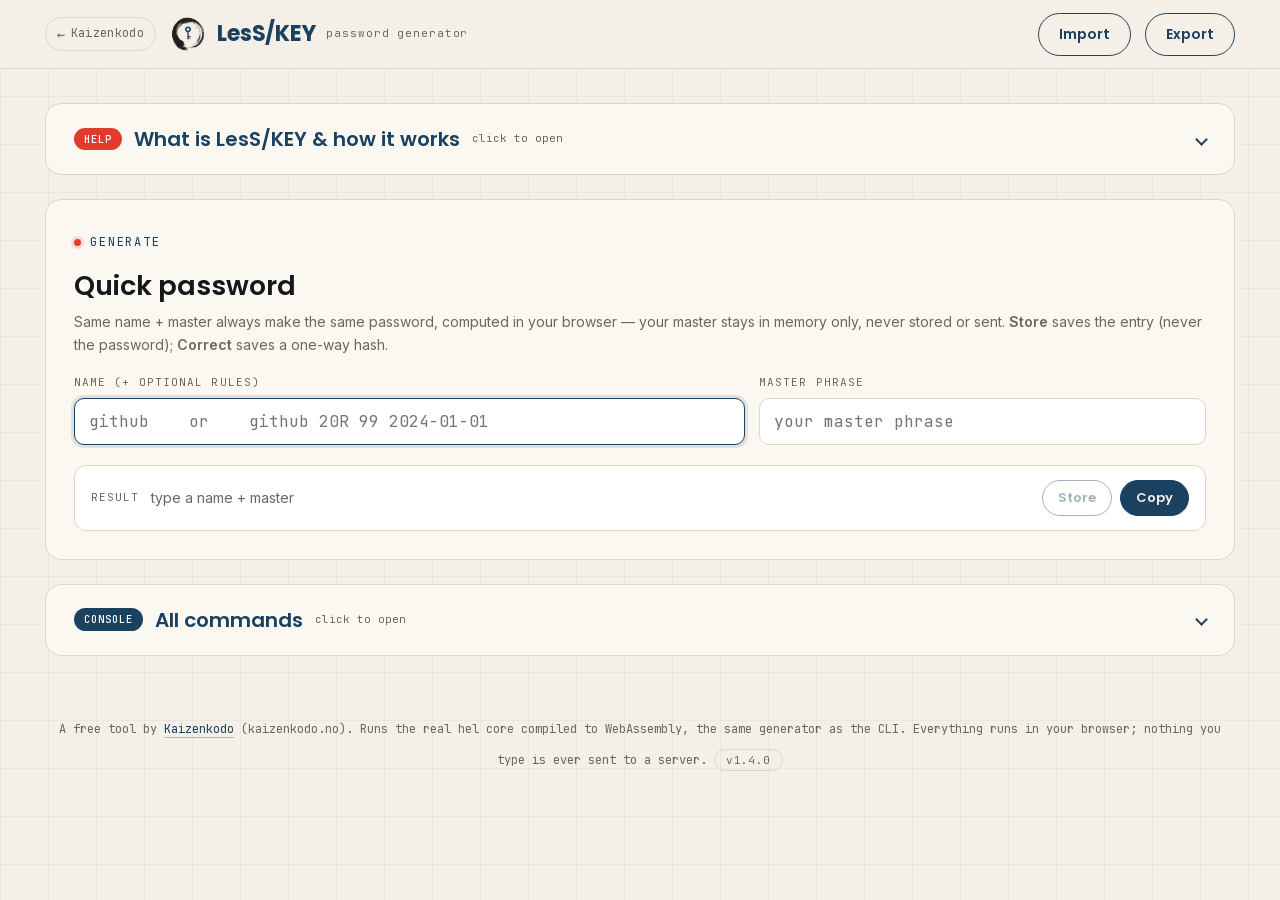
<file: helwasm/index.html>
<!DOCTYPE html>
<html lang="en">
  <head>
    <meta charset="utf-8" />
    <meta name="viewport" content="width=device-width, initial-scale=1, viewport-fit=cover" />
    <meta name="theme-color" content="#0a2540" />
    <title>LesS/KEY password generator</title>
    <meta name="description" content="A password manager that stores nothing and never talks to a server. Passwords are generated entirely in your browser with WebAssembly; your master password and your data never leave your device." />
    <link rel="icon" type="image/png" sizes="32x32" href="./assets/favicon-32x32.png?v=2" />
    <link rel="icon" type="image/png" sizes="16x16" href="./assets/favicon-16x16.png?v=2" />
    <link rel="icon" href="./assets/favicon.ico?v=2" sizes="any" />
    <link rel="apple-touch-icon" sizes="180x180" href="./assets/apple-touch-icon.png?v=2" />
    <link rel="manifest" href="./assets/site.webmanifest" />
    <!-- Installable as a home-screen app (iOS + Android), runs standalone. -->
    <meta name="apple-mobile-web-app-capable" content="yes" />
    <meta name="mobile-web-app-capable" content="yes" />
    <meta name="apple-mobile-web-app-title" content="LesS/KEY" />
    <meta name="apple-mobile-web-app-status-bar-style" content="default" />
    <!-- Fonts are self-hosted in style.css (./assets/fonts/); no external requests. -->
    <link rel="stylesheet" href="./style.css" />
  </head>
  <body>
    <header class="site">
      <div class="wrap nav">
        <a class="backlink" href="../" title="Back to the Kaizenkodo site"><span class="arr" aria-hidden="true">←</span> Kaizenkodo</a>
        <a class="brand" href="./">
          <img class="enso" src="./assets/enso.png" width="36" height="36" alt="" aria-hidden="true" />
          <span class="wordmark">LesS/KEY</span>
          <span class="tagline">password generator</span>
        </a>
        <span class="nav-spacer"></span>
        <button class="btn ghost" id="importBtn">Import</button>
        <button class="btn ghost" id="exportBtn">Export</button>
      </div>
    </header>

    <main class="wrap">
      <!-- About / how it works (collapsible) -->
      <details class="about" id="about">
        <summary>
          <span class="about-badge">Help</span>
          <span>What is LesS/KEY &amp; how it works</span>
          <span class="about-hint">click to open</span>
          <span class="about-toggle" aria-hidden="true"></span>
        </summary>
        <div class="about-body">
          <p>
            LesS/KEY is a password manager that <strong>stores no passwords</strong>. It
            <strong>re-generates</strong> each one on demand from your single
            <em>master password</em> plus the <em>name</em> of the account. The same name and
            master always produce the same password, so there is nothing secret to leak,
            sync, or back up, and you only ever remember one phrase. By default each password
            is six short, memorable words. That is the <em>correct horse battery staple</em> idea
            from <a href="https://xkcd.com/936/" target="_blank" rel="noopener">xkcd 936</a>, built on
            the classic S/KEY one-time-password scheme (<a href="https://www.rfc-editor.org/rfc/rfc2289" target="_blank" rel="noopener">RFC 2289</a>).
          </p>
          <p class="about-privacy">
            <strong>Nothing leaves your device.</strong> Everything happens locally. Your master
            password and the passwords it generates are never sent anywhere, never stored on a
            server, and never logged. There is no account, no sync, and no tracking. The app is a
            single page plus a WebAssembly module, with its fonts bundled in. Once it has loaded,
            it makes no network requests at all.
          </p>
          <div class="about-grid">
            <div class="about-col">
              <div>
                <h4>Quick password</h4>
                <p>
                  Type an account name and your master phrase. The password appears instantly,
                  masked; click it (or the master) to reveal, or press <strong>Copy</strong>.
                  The save button steps from <strong>Store</strong> (file the entry — its name
                  and rules, never the password) to <strong>Correct</strong> (confirm this name +
                  master); once confirmed the result shows in colour, so a typo stays black.
                </p>
                <p>
                  The master box empties once your phrase is in memory, so it is not left sitting
                  in a readable field — an empty box keeps using the master you already typed, the
                  label says when one is held, and <em>forget</em> drops it. It can also expire on
                  its own: <code>set hel_pass_ttl 15m</code> in the console forgets a master left
                  unused that long (<code>help pass</code> for the rest).
                </p>
              </div>
              <div>
                <h4>Console</h4>
                <p>
                  The full command line; type <code>help</code> for every command. It shares the
                  same catalog and session as the form above, so you can switch between them freely;
                  <code>pb</code> copies a command's output to the clipboard. Your list lives only in
                  this browser (localStorage); use <strong>Export</strong> or <strong>Import</strong>
                  to move it yourself (for example, to and from a Notion page).
                </p>
              </div>
            </div>
            <div>
              <h4>Naming rules</h4>
              <p>
                After a name you can add a length and a mode. <code>R</code> is six memorable words
                (the default); <code>C</code> camel; <code>H</code> hex; <code>B</code> base64;
                <code>D</code> digits (<code>U…</code> = upper); <code>T</code> a TOTP one-time code
                (RFC 6238). For example, <code>github 20R</code>. End a name with <code>^folder</code>
                to derive it from a parent; you still type only your one master and the whole chain
                is computed. Or leave the master box empty and you're asked for the parent's own
                password instead (blank climbs to its parent, and so on).
              </p>
              <p>
                A <code>T</code> entry carries an inline seed, written <code>#"otpauth://…"</code>
                (or a bare base32 secret); <code>enc &lt;name&gt;</code> then prints its current code.
                <code>!"a note"</code> stores an encrypted note. Both are sealed with a key derived
                from the entry and its master chain — never kept in the clear — and
                <code>reveal &lt;name&gt;</code> decrypts them.
                Example: <code>add totp T 99 now #"otpauth://totp/x?secret=JBSWY3DPEHPK3PXP"</code>.
              </p>
              <p>
                A name starting with <code>+</code> (like <code>+vault</code>) is an independent
                root: its password is entered, never derived, and the chain stops there — separate
                master passwords for separate subtrees. A base starting with <code>$</code> (or
                <code>+$</code>) makes its whole subtree derive the unfolded 160-bit value
                (15 words instead of 6); set it once, everything below inherits.
              </p>
            </div>
          </div>
          <p class="about-note">
            Runs the real hel engine compiled to WebAssembly, the exact same generator as the
            command-line tool. You can add it to your home screen and use it as an app. No server,
            no account, no tracking, nothing to leak.
          </p>
        </div>
      </details>

      <!-- Quick generate -->
      <section class="card">
        <div class="eyebrow">Generate</div>
        <h2>Quick password</h2>
        <p class="hint">
          Same name + master always make the same password, computed in your browser —
          your master stays in memory only, never stored or sent. <strong>Store</strong>
          saves the entry (never the password); <strong>Correct</strong> saves a one-way hash.
        </p>
        <div class="fields">
          <div class="field">
            <label for="qname">Name (+ optional rules)</label>
            <input type="text" id="qname" role="combobox" aria-autocomplete="list" aria-expanded="false" aria-controls="qnames" placeholder="github    or    github 20R 99 2024-01-01" autocomplete="off" autocapitalize="off" autocorrect="off" spellcheck="false" readonly data-1p-ignore data-lpignore="true" data-bwignore="true" data-form-type="other" data-protonpass-ignore="true" data-kpxc-ignore="true" autofocus />
            <div class="suggest" id="qnames" role="listbox" hidden></div>
          </div>
          <div class="field">
            <label class="with-state" for="master">
              <span>Master phrase</span>
              <!-- Shown only while hel holds a cached master; clicking it runs `unpass`
                   and wipes every cleartext copy the page still shows. -->
              <button type="button" class="lnk" id="forgetMaster" hidden title="Forget the cached master (the console `unpass`)">forget</button>
            </label>
            <input type="text" id="master" class="mask" placeholder="your master phrase" title="click to show or hide" autocomplete="off" autocapitalize="off" autocorrect="off" spellcheck="false" readonly data-1p-ignore data-lpignore="true" data-bwignore="true" data-form-type="other" data-protonpass-ignore="true" data-kpxc-ignore="true" />
          </div>
        </div>
        <!-- Facts about the STORED entry behind the typed name: its ^parent (tap
             to jump to that entry) and any URL / e-mail found in its comment
             (tap to copy; the URL chip also opens). Hidden when there is none. -->
        <div class="entry-meta" id="qmeta" hidden></div>
        <div class="result">
          <span class="tag">result</span>
          <span class="secret" id="qsecret" title="click to reveal"></span>
          <span class="len" id="qlen"></span>
          <span class="actions">
            <button class="btn ghost small" id="saveBtn" title="Save this name in your catalog" disabled>Store</button>
            <button class="btn small" id="copy">Copy</button>
          </span>
        </div>
      </section>

      <!-- Console (collapsible, same pattern as the help panel above) -->
      <details class="about console-card" id="consoleCard">
        <summary>
          <span class="about-badge">Console</span>
          <span>All commands</span>
          <span class="about-hint">click to open</span>
          <span class="about-toggle" aria-hidden="true"></span>
        </summary>
        <div class="about-body console-body">
          <p class="hint">
            The full hel command line: <code>ls</code>, <code>add</code>,
            <code>enc</code>, <code>gen</code>, <code>comment</code>,
            <code>correct</code>, <code>help</code>, … Your catalog persists in this
            browser (localStorage). Generated passwords are masked; click to reveal.
          </p>
          <div class="console-out" id="cout"></div>
          <div class="console-resize" role="separator" aria-orientation="horizontal" title="Drag to resize"></div>
          <div class="console-in">
            <span class="prompt">&gt;</span>
            <input type="text" id="cin" placeholder="type a command and press Enter" autocomplete="off" spellcheck="false" />
          </div>
        </div>
      </details>
    </main>

    <footer class="foot wrap">
      A free tool by <a href="https://kaizenkodo.no" target="_blank" rel="noopener">Kaizenkodo</a> (kaizenkodo.no).
      Runs the real hel core compiled to WebAssembly, the same generator as the CLI.
      Everything runs in your browser; nothing you type is ever sent to a server.
      <button class="ver" id="verBtn" type="button" title="What's new — changelog"></button>
    </footer>

    <div class="toast" id="toast"></div>

    <!-- Shown only when a new version installs while you're mid-entry; tapping it
         reloads to apply the update. Cold-open updates apply silently (no bar). -->
    <button class="update-bar" id="updateBar" type="button" hidden>
      Update ready &mdash; tap to apply
    </button>

    <!-- Import modal -->
    <div class="modal-bg" id="importModal">
      <div class="modal">
        <h3>Import catalog</h3>
        <p class="hint">Paste your catalog — raw <code>add …</code> lines, or a whole markdown page (a Notion <code>dump</code> split across code blocks works as-is; only the code blocks are read). Existing entries are kept: an identical line is skipped silently, a differing one is shown (<code>&lt;</code> stored / <code>&gt;</code> pasted) and not applied — remove the entry first to take the pasted version.</p>
        <div class="modal-status" id="importStatus" hidden></div>
        <textarea id="importText" placeholder="add ..."></textarea>
        <div class="row">
          <button class="btn" id="importDo">Import</button>
          <button class="btn ghost" id="importCancel">Cancel</button>
        </div>
      </div>
    </div>

    <!-- Export modal -->
    <div class="modal-bg" id="exportModal">
      <div class="modal">
        <h3>Export catalog</h3>
        <p class="hint">Copy this and paste it back into your Notion page.</p>
        <textarea id="exportText" readonly></textarea>
        <div class="row">
          <button class="btn" id="exportCopy">Copy</button>
          <button class="btn ghost" id="exportClose">Close</button>
        </div>
      </div>
    </div>

    <!-- Password prompt modal (for the `pass` command) -->
    <div class="modal-bg" id="passModal">
      <div class="modal">
        <h3 id="passTitle">Set password</h3>
        <p class="hint">Cache a master/parent password for this name (used by <code>enc</code> in its subtree). Kept in memory only.</p>
        <div class="field">
          <label for="passInput">Password</label>
          <input type="text" id="passInput" class="mask" autocomplete="off" autocapitalize="off" autocorrect="off" spellcheck="false" readonly data-1p-ignore data-lpignore="true" data-bwignore="true" data-form-type="other" data-protonpass-ignore="true" data-kpxc-ignore="true" />
        </div>
        <div class="row">
          <button class="btn" id="passOk">Set</button>
          <button class="btn ghost" id="passCancel">Cancel</button>
        </div>
      </div>
    </div>

    <!-- Changelog overlay (opened from the footer version badge) -->
    <div class="modal-bg" id="changelogModal">
      <div class="modal">
        <h3>What's new</h3>
        <p class="hint">Recent changes to LesS/KEY, newest first.</p>
        <div class="changelog" id="changelogBody"></div>
        <div class="row">
          <button class="btn ghost" id="changelogClose">Close</button>
        </div>
      </div>
    </div>

    <script type="module">
      import init, { hel_init, hel_command, hel_load_script, hel_parse, hel_parse_name, hel_entry, hel_flag, hel_has_secret, hel_names, hel_tick, hel_chain } from "./pkg/helwasm.js";

      const $ = (s) => document.querySelector(s);
      const masterEl = () => document.getElementById("master");
      const CATALOG_KEY = "hel_catalog";

      // Single source of truth for the displayed version AND the changelog dialog.
      // Newest first: CHANGELOG[0].version is the footer badge and gets the "Latest"
      // flag. To cut a release, bump the top version and prepend an entry. Each change
      // is { tag: "New" | "Improved", text }; `text` may hold inline <code> for command
      // names (authored/trusted content, rendered as HTML). `title` = the release theme.
      const CHANGELOG = [
        { version: "1.4.0", date: "2026-08-22", title: "A cache that forgets", changes: [
          { tag: "Improved", text: "Your master phrase no longer sits in the box for the whole session: what you type is handed to the engine at the first use (Enter, Copy, or leaving the field) and the box empties. An empty box still means “use the master I already typed” — the label says when one is held and offers to <em>forget</em> it." },
          { tag: "New", text: "A cached master can expire on its own. In the console, <code>set hel_pass_ttl 15m</code> forgets one left unused for fifteen minutes, <code>set hel_pass_max_age 8h</code> forgets it eight hours after you typed it, and <code>set hel_pass_lock_on_hide 1</code> drops it as soon as the app goes to the background. All off by default; <code>0</code> switches one off again, and <code>help pass</code> has the details." },
          { tag: "Improved", text: "While it is cached, your master is kept encrypted in memory under a random key that changes on every sweep, and appears in the clear only for the instant a password is computed. To be plain about what that is worth: it does not protect a running program — whoever can read the app's memory can read the key too. It shortens how long your master lingers where a crash dump or a memory snapshot could pick it up." },
          { tag: "Fixed", text: "<code>enc /</code> shows your root master instead of “name / not found”, the same way <code>enc +vault</code> shows an independent root's password. A root that is not cached now says so rather than reporting a missing entry, and a bare <code>enc</code> explains what it needs instead of printing a parser error." },
          { tag: "Fixed", text: "Console errors are no longer masked as if they were passwords: a mistyped command's parser error (and the <code>note:</code> lines <code>enc</code> prints when several entries match) showed up as a click-to-reveal secret." },
        ] },
        { version: "1.3.3", date: "2026-08-20", title: "Anchors that hold", changes: [
          { tag: "Fixed", text: "In the console, <code>ls ^ssh</code> now really means “starts with ssh”. The pattern used to be tried against the entry name, the comment and the stored line separately, so an entry whose <em>comment</em> began with <code>ssh</code> came along too — and on the stored line <code>^</code> never matched at all. It is now matched against the stored line alone: <code>^</code> anchors at the name, <code>$</code> at the end of <code>^parent</code>. Patterns without <code>^</code>/<code>$</code> behave as before." },
          { tag: "New", text: "<code>ls</code> and <code>ld</code> take a scope flag in front of the pattern: <code>-n</code> searches the name only (<code>ls -n ^microsoft.*t$</code>), <code>-c</code> the comment only (<code>ls -c ^ok@</code>), <code>-l</code> the whole stored line (the default), and <code>-a</code> all three at once — the old behaviour. Type <code>help ls</code> for the details." },
        ] },
        { version: "1.3.2", date: "2026-08-03", title: "Careful merges", changes: [
          { tag: "Improved", text: "Importing an entry that already exists never overwrites it — and no longer barks “already exist” without detail. An identical line is skipped silently; a differing line shows as a small diff, <code>&lt;</code> what you have (kept) / <code>&gt;</code> what was pasted (ignored), in the dialog and the console. To take the pasted version, remove the entry first." },
          { tag: "New", text: "Command-line tool: <code>source -m &lt;file or cmd|&gt;</code> additionally lists catalog names the source does not mention (<code>- name</code> per line) — see at a glance what your Notion page is missing." },
        ] },
        { version: "1.3.1", date: "2026-08-01", title: "An honest importer", changes: [
          { tag: "Fixed", text: "Import no longer claims success when nothing happened. The engine imports all-or-nothing (one broken line rejects the whole paste — your catalog is never half-replaced), but the dialog used to say “Imported” either way. It now reports the problem, shows the offending errors, and stays open; a clean import confirms with the real entry count." },
          { tag: "Fixed", text: "A paste with Windows line endings (CR&nbsp;LF) imported nothing; it now imports normally." },
          { tag: "Fixed", text: "A markdown paste whose final code fence is unterminated (e.g. a truncated page copy) silently dropped that block; its lines are now imported." },
        ] },
        { version: "1.3.0", date: "2026-07-29", title: "Find anything, see everything", changes: [
          { tag: "New", text: "The name field now searches your whole catalog, not just name beginnings: what you type is a regular expression matched against the full stored line — name, mode, date, comment and <code>^parent</code>, exactly the export form. <code>mail.*work</code>, <code>^git</code>, <code>2024-</code> or a plain fragment all work (spaces still mean name&nbsp;+&nbsp;rules; write <code>\\s</code> instead). <code>(?-i)</code> forces case-sensitivity, like <code>ls</code>." },
          { tag: "Improved", text: "Suggestions show what you'd actually pick: the name in bold with its <code>^parent</code> beside it and the start of the comment underneath — no more guessing between five <code>microsoft…</code> entries." },
          { tag: "New", text: "Below the name, quiet chips show the stored entry's facts: its <code>^parent</code> (tap to jump to that entry), and any web address or e-mail found in the comment — tap to copy, <code>↗</code> opens the site." },
          { tag: "Fixed", text: "The <code>save</code> diff is always complete: with nothing loaded yet the whole catalog shows as added, imports after a <code>source</code> appear too, and a clean save says <code>no changes since last load/save</code>." },
        ] },
        { version: "1.2.1", date: "2026-07-15", title: "A tidier desk", changes: [
          { tag: "Fixed", text: "Name suggestions are now a proper dropdown: arrow keys move the highlight, Enter picks, Escape closes — and it closes by itself after a pick or when you leave the field. The old native list could only be clicked and often refused to close on desktop." },
          { tag: "Improved", text: "The console folds away like the Help panel — closed by default, one click on its header to open — and remembers whether you left it open." },
          { tag: "Improved", text: "Password managers and browser autofill are told more firmly to stay out of the name and master fields (they only become writable the moment you click or tab into them)." },
        ] },
        { version: "1.2.0", date: "2026-07-10", title: "One-time codes, and a real shell on your phone", changes: [
          { tag: "New", text: "Store time-based one-time codes (2FA): give an entry mode <code>T</code> and an inline <code>#&quot;otpauth://…&quot;</code> seed, then <code>enc</code> shows the current six-digit code. Seeds are encrypted with your master and never kept in the clear; <code>reveal</code> shows the original, and <code>!&quot;…&quot;</code> stores an encrypted note." },
          { tag: "New", text: "Multiple master passwords: a name starting with <code>+</code> (like <code>+vault</code>) is an independent root — its password is entered, never derived, and the <code>^parent</code> chain stops there. Compartmentalize subtrees under separate masters." },
          { tag: "New", text: "<code>reset yes</code> in the console drops the whole in-memory catalog for a clean reimport — nothing saved changes until the next <code>save</code>, and cached masters are kept so the reimport seals without re-prompting." },
          { tag: "New", text: "A base whose name starts with <code>$</code> (or <code>+$</code>) switches its whole subtree to the unfolded derivation: 15-word passwords carrying the full 160 bits, inherited by every entry below it." },
          { tag: "New", text: "<code>rnd</code> mints passwords from pure randomness — each candidate is a fresh 160-bit value rendered like a <code>$</code> entry (15 words), touching no master. Made for creating new <code>+</code>/<code>+$</code> root passwords; <code>pb rnd1</code> copies one." },
          { tag: "Improved", text: "The console works as a proper shell on phones: it fits the screen, and while you type the output stays visible above the on-screen keyboard instead of hiding behind it. Tapping a password to reveal it keeps the keyboard and the shell open. Drag the handle under the output to resize it, and the height is remembered." },
          { tag: "New", text: "The name field suggests matching entries from your saved catalog as you type, so re-entering a name is a tap." },
          { tag: "New", text: "A name that derives from a <code>^parent</code> now generates even without your root master: leave the master box empty and you're asked for the parent's password (blank climbs to its parent, and so on) — the same hierarchy walk as the command-line tool." },
          { tag: "New", text: "Import accepts a whole markdown page, not just raw commands: paste a full Notion page whose <code>dump</code> is split across code blocks and only the code blocks are read." },
          { tag: "Improved", text: "<code>pass</code> on its own now sets the root master (same as <code>pass /</code>) — no name needed; the console prompt titles it “Master password (root)”. Consistent with the command-line tool." },
        ] },
        { version: "1.1.0", date: "2026-06-14", title: "Updates itself, works offline", changes: [
          { tag: "New", text: "The installed app now updates itself the next time you open it — no more removing and re-adding, and your saved catalog is kept across updates." },
          { tag: "New", text: "Runs fully offline once installed; everything is cached on your device." },
          { tag: "Improved", text: "<code>help</code> takes a topic: <code>help [topic]</code> gives a grouped overview plus per-command detail." },
          { tag: "Improved", text: "<code>enc</code> takes a sub-command like <code>pb</code>: <code>enc ls</code> / <code>enc ld &lt;regex&gt;</code> encodes the matching entry, and <code>pb ld &lt;regex&gt;</code> copies its name." },
        ] },
        { version: "1.0.0", date: "2026-06-10", title: "Keyboard-first, and installable", changes: [
          { tag: "New", text: "Press Enter in the name field to jump to the master; Enter in the master generates and copies." },
          { tag: "New", text: "Install LesS/KEY to your home screen and run it as a standalone app." },
          { tag: "Improved", text: "Fresh ensō + key icon; the result shrinks to stay on one line on narrow phones." },
        ] },
        { version: "0.9.0", date: "2026-06-09", title: "A smarter catalog", changes: [
          { tag: "New", text: "Quick password follows <code>^parent</code> chains, all computed from your one master." },
          { tag: "New", text: "<code>pb</code> copies a command's output to the clipboard; help now lists every command." },
          { tag: "Improved", text: "One progressive Store → Correct button; verified results show in colour." },
        ] },
        { version: "0.8.0", date: "2026-06-08", title: "Public launch", changes: [
          { tag: "New", text: "Runs entirely in your browser via WebAssembly — nothing you type is ever sent to a server." },
          { tag: "New", text: "Self-hosted fonts, installable and mobile-friendly; a bare name makes six memorable S/KEY words by default." },
        ] },
      ];

      // When launched as an installed app (home-screen / standalone), hide the
      // "back to Kaizenkodo" link — leaving the app context would feel wrong there.
      // navigator.standalone covers older iOS; the media query covers the rest.
      if (window.navigator.standalone === true ||
          (window.matchMedia && window.matchMedia("(display-mode: standalone)").matches)) {
        document.documentElement.classList.add("standalone");
      }

      // ---- host imports (wasm calls these by bare name → must be globals) ----
      // The master field is the single ROOT master, and it is WRITE-ONLY: what is
      // typed is pushed into the engine at the first commit and the box is emptied
      // (see applyMaster), so this only ever reads a phrase still being typed.
      // hel's read_master prompts "/" for
      // the root and the parent's NAME when climbing a ^parent chain; by answering only
      // the "/" prompt (and "" otherwise) we force hel to climb to the root and COMPUTE
      // every intermediate parent from one master — exactly what the CLI does, and the
      // same for the easy form and the console below, so both give identical results.
      window.hel_get_password = (prompt) =>
        prompt === "/" ? (masterEl() ? masterEl().value : "") || "" : "";
      window.hel_rnd_range = (s, e) => {
        if (e <= s) return s;
        const r = crypto.getRandomValues(new Uint32Array(1))[0] / 4294967296;
        return s + Math.floor(r * (e - s));
      };
      window.hel_storage_get = (k) => localStorage.getItem("hel:" + k);
      window.hel_storage_set = (k, v) => localStorage.setItem("hel:" + k, v);
      // `pb` copies to the system clipboard. Fire-and-forget: it runs inside the Enter
      // keypress handler, so the user-gesture requirement for clipboard write is met.
      window.hel_clipboard_write = (text) => { try { navigator.clipboard.writeText(text); } catch (e) {} };

      // ---- helpers ----
      const persist = () => hel_command("save " + CATALOG_KEY);
      const esc = (s) => s.replace(/&/g, "&amp;").replace(/</g, "&lt;").replace(/>/g, "&gt;");
      // A diagnostic line, never a password: hel's own `warning:` / `error:` / `note:`
      // prefixes plus the parser's `error at L:C:` form (which has no colon after
      // "error", so the old prefix test missed it and the console MASKED the parse
      // error as if it were a secret). Passwords are S/KEY words — no colons — so
      // matching on the colon can never swallow a real result.
      const isDiag = (l) => /^(warning|error|note):/.test(l) || /^error at \d+:\d+:/.test(l);
      const stripNoise = (out) => out.split("\n").filter((l) => l && !isDiag(l));
      const escapeRegExp = (s) => s.replace(/[.*+?^${}()|[\]\\]/g, "\\$&");

      // Import accepts a full markdown paste (e.g. a whole Notion page whose hel `dump`
      // is split across several fenced code blocks): pull out the code-block contents and
      // import only those, in order. With no code fence, treat the text as raw commands
      // (unchanged behaviour). Language tag after the opening ``` is ignored.
      // CRLF is normalized to LF first — the engine's script grammar only accepts \r
      // BEFORE a command, so a Windows-style paste would otherwise reject wholesale.
      // An UNTERMINATED final fence still counts as a block: a truncated page must
      // lose nothing (the engine rejects any garbage this lets through anyway).
      function extractScript(txt) {
        txt = txt.replace(/\r\n?/g, "\n");
        const blocks = [];
        const re = /```[^\n]*\n([\s\S]*?)```/g;
        let m, tailFrom = 0;
        while ((m = re.exec(txt)) !== null) { blocks.push(m[1]); tailFrom = re.lastIndex; }
        if (!blocks.length) return txt;
        const dangling = txt.slice(tailFrom).match(/```[^\n]*\n([\s\S]*)$/);
        if (dangling && dangling[1].trim()) blocks.push(dangling[1]);
        return blocks.join("\n");
      }

      // Redact the secret a `pass <name> <pw>` / `set <name> <value>` long form carries,
      // mirroring hel's command Display (`pass name ***`). `pass <name>` (no value) and
      // `unpass` are untouched. Used for the console echo AND to keep secrets out of the
      // persisted command history.
      function redactCmd(cmd) {
        return cmd.replace(/^(\s*(?:pass|set)\s+\S+)\s+.+$/, "$1 ***");
      }

      // ls-style name autocomplete for #qname. A custom dropdown, NOT a native
      // <datalist>: on desktop the datalist popup can't be keyboard-picked once its
      // options are rebuilt mid-typing, and it won't dismiss. What you type is a
      // REGEX matched against the full stored line (name, mode, seq, date, comment,
      // ^parent — the exact dump/export form), same semantics as `ls`: `^`/`$`
      // anchor the whole line, partial matches hit anywhere, `(?-i)` forces case.
      // hel_names is read-only, so it never mutates the catalog or ls state
      // (quick-gen stays stateless). Only offers suggestions while typing a
      // whitespace-free pattern (use `\s` in a regex), so it doesn't fight the
      // "name + rules" spec once rules are added, and never dumps the whole
      // catalog on an empty field. Capped for large catalogs.
      const MAX_SUGGESTIONS = 50;

      // Split a canonical stored line (`[prefix ]name [len]mode seq date [comment]
      // [^parent]`) into the bits the UI shows. The name comes from the engine's
      // own parser (handles a leading prefix); the parent is the trailing ^token;
      // the comment is everything between the date and the parent (token-joined,
      // so inner runs of spaces collapse — fine for display).
      function parseEntryLine(line) {
        const t = line.trim();
        const name = hel_parse_name(t);
        const pm = t.match(/\s\^(\S+)$/);
        const rest = pm ? t.slice(0, pm.index) : t;
        const toks = rest.split(/\s+/);
        const ni = toks.indexOf(name);
        const comment = ni >= 0 ? toks.slice(ni + 4).join(" ") : "";
        return { name, parent: pm ? pm[1] : "", comment };
      }
      let suggestActive = -1; // index of the keyboard-highlighted option, -1 = none
      function closeSuggest() {
        const box = $("#qnames");
        box.hidden = true;
        box.replaceChildren();
        suggestActive = -1;
        $("#qname").setAttribute("aria-expanded", "false");
        $("#qname").removeAttribute("aria-activedescendant");
      }
      function acceptSuggest(name) {
        $("#qname").value = name;
        closeSuggest();
        quickGen(true);
      }
      function moveSuggest(delta) {
        const box = $("#qnames");
        const opts = box.children;
        if (!opts.length) return;
        suggestActive = suggestActive === -1
          ? (delta > 0 ? 0 : opts.length - 1)
          : (suggestActive + delta + opts.length) % opts.length;
        for (let i = 0; i < opts.length; i++) opts[i].classList.toggle("active", i === suggestActive);
        opts[suggestActive].scrollIntoView({ block: "nearest" });
        $("#qname").setAttribute("aria-activedescendant", opts[suggestActive].id);
      }
      function refreshNameSuggestions() {
        const box = $("#qnames");
        if (!box) return;
        const spec = $("#qname").value;
        if (!spec || /\s/.test(spec)) { closeSuggest(); return; } // empty/rules → none
        const lines = hel_names(spec).split("\n").filter(Boolean).slice(0, MAX_SUGGESTIONS);
        const ents = lines.map(parseEntryLine);
        // nothing to offer, or the only match is what's already typed → close
        if (!ents.length || (ents.length === 1 && ents[0].name === spec)) { closeSuggest(); return; }
        suggestActive = -1;
        $("#qname").removeAttribute("aria-activedescendant");
        box.replaceChildren(...ents.map((ent, i) => {
          const o = document.createElement("div");
          o.className = "opt";
          o.id = "qopt-" + i;
          o.setAttribute("role", "option");
          o.dataset.name = ent.name;
          const top = document.createElement("div");
          top.className = "opt-top";
          const nm = document.createElement("span");
          nm.className = "opt-name";
          nm.textContent = ent.name;
          top.appendChild(nm);
          if (ent.parent) {
            const pa = document.createElement("span");
            pa.className = "opt-parent";
            pa.textContent = "^ " + ent.parent;
            top.appendChild(pa);
          }
          o.appendChild(top);
          if (ent.comment) {
            const co = document.createElement("div");
            co.className = "opt-comment";
            co.textContent = ent.comment;
            o.appendChild(co);
          }
          // pointerdown (not click): preventDefault keeps #qname focused, so no blur
          o.addEventListener("pointerdown", (e) => { e.preventDefault(); acceptSuggest(ent.name); });
          return o;
        }));
        box.hidden = false;
        $("#qname").setAttribute("aria-expanded", "true");
      }

      let toastT;
      function toast(msg) {
        const t = $("#toast");
        t.textContent = msg;
        t.classList.add("show");
        clearTimeout(toastT);
        toastT = setTimeout(() => t.classList.remove("show"), 1600);
      }

      async function copyText(text) {
        try {
          await navigator.clipboard.writeText(text);
          toast("Copied");
        } catch {
          toast("Copy failed");
        }
      }

      function secretSpan(text) {
        const s = document.createElement("span");
        s.className = "secret";
        s.textContent = text;
        s.title = "click to reveal";
        // In the iPhone console shell, tapping a secret must not blur #cin — that closes
        // the keyboard and drops shell mode. Keep focus on the input by preventing the
        // event that would move it, while still toggling the reveal:
        //  - mousedown.preventDefault handles desktop + iOS's synthetic mouse path;
        //  - touchend.preventDefault handles real iOS, where the blur rides the touch
        //    itself (before the synthetic mouse events). Preventing touchend also
        //    suppresses the synthetic click, so we toggle there and guard the click path.
        const inShell = () => document.body.classList.contains("shell-focus");
        const reveal = () => s.classList.toggle("revealed");
        let touchHandled = false;
        s.addEventListener("mousedown", (e) => { if (inShell()) e.preventDefault(); });
        s.addEventListener("touchend", (e) => {
          if (!inShell()) return;                 // outside the shell: let the click toggle
          e.preventDefault();                     // keep the keyboard open; eats the synthetic click
          touchHandled = true;
          setTimeout(() => { touchHandled = false; }, 500);
          reveal();
        });
        s.addEventListener("click", () => { if (!touchHandled) reveal(); });
        return s;
      }

      // ---- quick generate ----
      // Pure sugar over the same engine the console drives: it only ever runs
      // hel_command(...) and DERIVES what it shows from the engine, so you can switch
      // to the console at any time and keep working on the same catalog, the same
      // cached master, and the same correct hashes. No private form-only state — the
      // master lives only in hel's in-memory `secrets` (never written to storage);
      // only the one-way "correct" hash is persisted on the device.
      let lastSecret = "";
      let appliedMaster = null; // last master value pushed to the engine (debounce hint)
      // One progressive button. It walks the natural states, each a real engine fact:
      //   not in catalog            -> "Store"     (click: add the name)
      //   in catalog, master shown  -> "Correct"   (click: mark this name+master correct)
      //   verified                  -> "Correct ✓" (click: unmark)
      //   in catalog, no master     -> "Stored ✓"  (disabled: nothing to verify yet)
      function refreshSaveBtn(name, hasResult, correct) {
        const b = $("#saveBtn");
        if (!b) return;
        const stored = name ? !!hel_entry(name) : false;
        b.classList.remove("is-correct", "is-stored");
        if (!name) {
          b.disabled = true; b.textContent = "Store";
          b.title = "Save this name in your catalog";
        } else if (!stored) {
          b.disabled = false; b.textContent = "Store";
          b.title = "Save this name in your catalog";
        } else if (correct) {
          b.disabled = false; b.textContent = "Correct ✓"; b.classList.add("is-correct");
          b.title = "This name + master is verified. Click to unmark.";
        } else if (hasResult) {
          b.disabled = false; b.textContent = "Correct";
          b.title = "Mark this name + master correct, so it shows in colour";
        } else {
          b.disabled = true; b.textContent = "Stored ✓"; b.classList.add("is-stored");
          b.title = "In your catalog. Type the master to mark it correct.";
        }
      }
      // ---- entry meta chips: parent / URL / e-mail of the stored entry ----
      // Derived on every regen from the entry's canonical stored line. The URL and
      // e-mail live in the free-text comment; show them as copyable chips so the
      // catalog doubles as a "where do I log in with what" card. Nothing here is
      // secret (the comment is stored in the clear), so plain buttons are fine.
      function metaChip(kindLabel, valueLabel, title, onClick) {
        const c = document.createElement("button");
        c.type = "button";
        c.className = "chip";
        c.title = title || "Click to copy";
        const k = document.createElement("span");
        k.className = "k";
        k.textContent = kindLabel;
        const v = document.createElement("span");
        v.className = "v";
        v.textContent = valueLabel;
        c.append(k, v);
        c.addEventListener("click", onClick);
        return c;
      }
      function refreshEntryMeta(name) {
        const box = $("#qmeta");
        if (!box) return;
        const stored = name ? hel_entry(name) : "";
        if (!stored) { box.hidden = true; box.replaceChildren(); return; }
        const ent = parseEntryLine(stored);
        const chips = [];
        if (ent.parent) {
          // Jumping beats copying for a parent: load its stored spec into the
          // name field, exactly as picking it from the suggestions would.
          chips.push(metaChip("parent", ent.parent,
            "Derived from ^" + ent.parent + " — click to open that entry", () => {
              $("#qname").value = hel_entry(ent.parent) || ent.parent;
              closeSuggest();
              quickGen(true);
            }));
        }
        // First http(s) URL in the comment; the e-mail is searched with URLs cut
        // out, so a user@host inside a URL doesn't masquerade as an address.
        const url = (ent.comment.match(/https?:\/\/[^\s"'<>)\]]+/) || [])[0];
        if (url) {
          let host = url;
          try { host = new URL(url).host; } catch {}
          const c = metaChip("url", host, "Click to copy " + url, () => copyText(url));
          const a = document.createElement("a");
          a.className = "chip-open";
          a.href = url;
          a.target = "_blank";
          a.rel = "noopener";
          a.textContent = "↗";
          a.title = "Open " + url;
          a.addEventListener("click", (e) => e.stopPropagation()); // open, don't copy
          c.appendChild(a);
          chips.push(c);
        }
        const mail = (ent.comment.replace(/[a-z][a-z0-9+.-]*:\/\/[^\s"'<>)\]]+/gi, " ")
          .match(/[A-Za-z0-9._%+-]+@[A-Za-z0-9.-]+\.[A-Za-z]{2,}/) || [])[0];
        if (mail) chips.push(metaChip("mail", mail, "Click to copy " + mail, () => copyText(mail)));
        box.replaceChildren(...chips);
        box.hidden = !chips.length;
      }
      // Shrink the result font just enough to keep it on one line on very narrow screens
      // (iPhone) instead of wrapping. Falls back to wrapping only if even the floor size
      // can't fit. Masking doesn't change width (mono disc = mono char), so reveal is safe.
      function fitResult() {
        const sec = $("#qsecret");
        sec.style.fontSize = "";
        if (!sec.textContent) return;
        const avail = sec.clientWidth;
        if (!avail) return;
        const ws = sec.style.whiteSpace;
        sec.style.whiteSpace = "nowrap";
        const full = sec.scrollWidth;
        sec.style.whiteSpace = ws;
        if (full > avail) {
          const base = parseFloat(getComputedStyle(sec).fontSize);
          sec.style.fontSize = Math.max(11, Math.floor((base * avail) / full)) + "px";
        }
      }
      // ---- master field: apply-then-clear ----
      // The master phrase must not sit in the DOM for the whole session: an input's
      // value is readable by anything that reaches the page (extension, injected
      // script, heap snapshot, an OS screenshot of a revealed field), and a filled
      // box also silently re-seeded the engine right after any `unpass`, which made
      // forgetting a master impossible from the page. So the field is write-only:
      // what you type is pushed into hel's in-memory `pass /` cache at the first
      // commit (Enter, Copy, or leaving the box) and the box is emptied. An empty
      // box keeps meaning "use the cached master", exactly as before — the label
      // now says whether one is held, and offers to forget it.
      function refreshMasterState() {
        const el = masterEl();
        if (!el) return;
        const cached = hel_has_secret("/"); // presence only; the value stays in the engine
        const b = $("#forgetMaster");
        if (b) b.hidden = !cached;
        el.placeholder = cached ? "cached in memory" : "your master phrase";
      }
      // Push the typed master into the engine, then clear the box. An empty box is a
      // no-op: it already means "keep the cached one". `unpass` first, because a newly
      // typed master is authoritative for the whole chain (the same rule quickGen
      // applies when the field changes). Nothing is persisted — `pass` is memory-only,
      // and the correct-hash it refreshes is written by the engine itself.
      function applyMaster() {
        const el = masterEl();
        const v = el.value;
        if (!v) { refreshMasterState(); return false; }
        // quickGen already dropped the chain when this value first appeared in the
        // box; only a value it never saw needs the `unpass` here.
        if (v !== appliedMaster) hel_command("unpass");
        hel_command("pass / " + v);
        el.value = "";
        el.classList.remove("revealed");
        appliedMaster = "";
        refreshMasterState();
        return true;
      }
      // Drop every cached master AND every cleartext copy the page still holds (the
      // field, the generated result, the reveal state). One wipe path: the label's
      // "forget" control calls it now, and the TTL sweep will call the same function.
      // Clear every cleartext copy the PAGE holds. Does not touch the engine —
      // `forgetMaster` runs `unpass` first, the expiry tick has already wiped.
      function wipeMasterUi() {
        const el = masterEl();
        el.value = "";
        el.classList.remove("revealed");
        appliedMaster = null;
        lastSecret = "";
        const sec = $("#qsecret");
        sec.textContent = "";
        sec.classList.remove("revealed", "correct");
        sec.style.fontSize = "";
        $("#qlen").textContent = "";
        const spec = $("#qname").value.trim();
        refreshSaveBtn(spec ? hel_parse_name(spec) : "", false, false);
        refreshMasterState();
      }
      function forgetMaster(silent) {
        hel_command("unpass");
        wipeMasterUi();
        if (!silent) toast("Master forgotten");
      }
      function quickGen(silent) {
        const spec = $("#qname").value.trim();
        const sec = $("#qsecret");
        const lenEl = $("#qlen");
        sec.classList.remove("revealed");
        // The entry name is NOT always the first token; a leading prefix
        // (like `*P0 test1 …`) means the name is the next word. Parse it.
        const name = spec ? hel_parse_name(spec) : "";
        if (!name) {
          sec.textContent = ""; sec.classList.remove("correct"); sec.style.fontSize = "";
          lenEl.textContent = ""; lastSecret = "";
          refreshSaveBtn("", false, false);
          refreshEntryMeta("");
          return;
        }
        const master = masterEl().value;
        // A new master in the field is authoritative: forget the cached chain so every
        // parent recomputes from it. An empty field keeps whatever master is stored, so
        // names still generate without re-typing it (the auto-`pass`). `unpass` (no arg)
        // is the same command you can type in the console.
        if (master !== appliedMaster) {
          if (master.length) hel_command("unpass");
          appliedMaster = master;
          refreshMasterState(); // the cached master just went away
        }
        let out = hel_command("enc " + name);
        if (/^error: name .* not found/m.test(out)) { // unstored leaf: ephemeral add/enc/rm
          hel_command("add " + spec);
          out = hel_command("enc " + name);
          hel_command("rm " + name);
        }
        const pw = stripNoise(out).pop() || "";
        // Colour = "is THIS name + master marked correct?" — read straight from the
        // leaf's own correct-check in the enc output (per name+password, not per master),
        // so changing the name (or mistyping the master) drops back to black until you
        // mark that exact combination. `correct` typed in the console is reflected too.
        const warnRe = new RegExp("^warning: password " + escapeRegExp(name) + " is not marked as correct$", "m");
        const correct = !!pw && !warnRe.test(out);
        lastSecret = pw;
        sec.textContent = pw;
        sec.classList.toggle("correct", correct);
        lenEl.textContent = pw ? "len " + pw.length : "";
        fitResult();
        refreshSaveBtn(name, !!pw, correct);
        refreshEntryMeta(name);
        if (!pw && !silent) toast("No output");
      }
      // ---- hierarchy climb: generate a ^parent-derived name when the master field
      // is empty by asking for a base's password (blank climbs to the base's base, up
      // to the root), mirroring the CLI's read_master prompts. Entered intermediate
      // passwords are cached via `pass` (cleared when the master field changes). ----
      function parentChainFor(spec, name) {
        // ancestors, immediate base first. Prefer the stored chain; fall back to the
        // ^parent typed in the spec so an unstored leaf whose base IS stored climbs.
        let chain = hel_chain(name).split("\n").filter(Boolean);
        if (!chain.length) {
          const m = hel_parse(spec).match(/\^(\S+)\s*$/);
          if (m) {
            const p = hel_parse_name(m[1]);
            if (p && hel_entry(p)) chain = [p, ...hel_chain(p).split("\n").filter(Boolean)];
          }
        }
        return chain;
      }
      async function climbAndGen(spec, name) {
        // A `+`-led base is an independent root: the chain stops there (its
        // password is entered, never derived), so cut the chain at the first
        // `+` and only offer the `/` root when no `+` root gates the way.
        const chain = parentChainFor(spec, name);
        const plusAt = chain.findIndex((n) => n.startsWith("+"));
        const levels = plusAt >= 0 ? chain.slice(0, plusAt + 1) : [...chain, "/"];
        for (const lvl of levels) {
          const title = passTitle(lvl);
          const pw = await promptPassword(title);
          if (pw === null) return;            // Cancel → abort the climb
          if (pw === "") {
            if (lvl.startsWith("+")) { toast('"' + lvl + '" is an independent root — its password is required'); return; }
            continue;                         // blank → ask the base's base
          }
          // Cache the entered password in the session (same as the console `pass`
          // command) — for the root "/" too. The visible master field stays EMPTY:
          // what was typed is a base's password, not necessarily "the master", and
          // a filled field would wrongly suggest it derives this entry directly.
          hel_command("pass " + lvl + " " + pw);
          refreshMasterState();
          persist(); // `pass` marks the level correct — keep that hash
          break;
        }
        quickGen(false);
      }
      // Generate + copy — the explicit commit (Enter in master, Copy button). Falls
      // back to the hierarchy climb when an empty master can't derive a ^parent name.
      async function commitGen() {
        const spec = $("#qname").value.trim();
        const name = spec ? hel_parse_name(spec) : "";
        quickGen(false);
        if (!lastSecret && name && !masterEl().value && parentChainFor(spec, name).length) {
          await climbAndGen(spec, name);
        }
        applyMaster(); // the typed master now lives in the engine; the box goes empty
        if (lastSecret) copyText(lastSecret); else toast("Nothing to copy");
      }
      // One click advances the progressive button by one step (Store → Correct →
      // unmark). Each step is the same command you could type in the console.
      function saveStep() {
        const b = $("#saveBtn");
        if (!b || b.disabled) return;
        const spec = $("#qname").value.trim();
        const name = hel_parse_name(spec);
        if (!name) return;
        const stored = !!hel_entry(name);
        if (!stored) {
          hel_command("add " + spec); // file the name in the catalog
          persist();
          appendLine('<span class="muted"># stored ' + esc(name) + "</span>");
          toast("Stored " + name);
        } else if (b.classList.contains("is-correct")) {
          hel_command("uncorrect " + name); // stored entry → removes the hash
          toast("No longer marked correct");
        } else {
          hel_command("correct " + name); // stored + master present → verify (colour)
          toast("Marked correct");
        }
        quickGen(true);
      }

      // ---- console ----
      // Scroll to the bottom after layout (rAF) so the view always follows output.
      function scrollBottom() {
        const out = $("#cout");
        requestAnimationFrame(() => { out.scrollTop = out.scrollHeight; });
      }
      function appendLine(html, cls) {
        const out = $("#cout");
        const div = document.createElement("div");
        if (cls) div.className = cls;
        div.innerHTML = html;
        out.appendChild(div);
        scrollBottom();
      }
      function appendNode(node) {
        const out = $("#cout");
        const div = document.createElement("div");
        div.appendChild(node);
        out.appendChild(div);
        scrollBottom();
      }
      // gen data row: `{:>3} {:>W} {:>4} {name}` — the password column width W is
      // DYNAMIC (grows to the widest listed password), so `passEnd` (the end index of
      // the W-wide field) is derived once from the header. The password is the last
      // `len` chars of that field; mask ONLY it (never the header or the name).
      function parseGenLine(line, passEnd) {
        if (passEnd < 5 || line.length < passEnd + 6) return null;
        const lenStr = line.slice(passEnd + 1, passEnd + 5).trim();
        if (!/^\d+$/.test(lenStr)) return null;          // header row / non-data → plain
        const len = parseInt(lenStr, 10);
        if (len <= 0 || len > passEnd - 4) return null;   // must fit inside the field
        if (!line.slice(0, 3).trim()) return null;        // header has an empty key
        return { prefix: line.slice(0, passEnd - len), secret: line.slice(passEnd - len, passEnd), suffix: line.slice(passEnd) };
      }
      function consoleRun(cmd) {
        appendLine('<span class="cmd">&gt; ' + esc(redactCmd(cmd)) + "</span>");
        const out = hel_command(cmd);
        persist();
        refreshMasterState(); // a typed `pass` / `unpass` moves the cached-master state
        if (!out) return;
        const verb = cmd.trim().split(/\s+/)[0];
        const isGen = /^(gen|rnd)\d*$/.test(verb); // gen/rnd password-table rows (gen3, rnd5, …)
        const isEnc = verb === "enc";
        const lines = out.split("\n");
        // The gen password column width is dynamic; derive where the password field
        // ends from the header row ("… Password  Len  Name"), then mask each row's pw.
        let genPassEnd = -1;
        if (isGen) {
          const hdr = lines.find((l) => l.includes("Password") && l.includes("Len") && l.includes("Name"));
          if (hdr) { const li = hdr.indexOf("Len"); if (li > 1) genPassEnd = li - 2; }
        }
        for (const line of lines) {
          if (isDiag(line)) {
            appendLine(esc(line), "err");
          } else if (isGen) {
            const p = parseGenLine(line, genPassEnd);
            if (!p) { appendLine(esc(line) || "&nbsp;"); continue; }
            const frag = document.createDocumentFragment();
            frag.appendChild(document.createTextNode(p.prefix));
            frag.appendChild(secretSpan(p.secret));
            frag.appendChild(document.createTextNode(p.suffix));
            appendNode(frag);
          } else if (isEnc && line.trim() && !line.startsWith("add ")) {
            appendNode(secretSpan(line));
          } else {
            appendLine(esc(line) || "&nbsp;");
          }
        }
      }

      // ---- pass overlay (a browser can't block for input, so collect the
      //      password in a modal, then run the long form `pass <name> <pw>`) ----
      let passPending = null;
      let passResolve = null; // set → #passModal is in promise mode (quick-gen climb)
      // Friendly title for the pass modal: the root (`/`) shows as "Master password (root)".
      function passTitle(name) {
        return name === "/" ? "Master password (root)" : 'Password for "' + name + '"';
      }
      function openPassOverlay(name) {
        passPending = name;
        $("#passTitle").textContent = passTitle(name);
        $("#passInput").value = "";
        $("#passModal").classList.add("show");
        setTimeout(() => $("#passInput").focus(), 30);
      }
      // Promise-based prompt reusing #passModal. Resolves to the typed string on OK
      // (may be ""), or null on Cancel. Drives the quick-gen hierarchy climb.
      function promptPassword(title) {
        return new Promise((resolve) => {
          passResolve = resolve;
          $("#passTitle").textContent = title;
          $("#passInput").value = "";
          $("#passModal").classList.add("show");
          setTimeout(() => $("#passInput").focus(), 30);
        });
      }
      function submitPass() {
        const pw = $("#passInput").value;
        $("#passModal").classList.remove("show");
        $("#passInput").value = "";
        if (passResolve) { const r = passResolve; passResolve = null; r(pw); return; }
        const name = passPending;
        passPending = null;
        $("#cin").focus(); // return to the command line after the overlay closes
        if (name == null) return;
        appendLine('<span class="cmd">&gt; pass ' + esc(name) + "</span>");
        if (!pw) {
          appendLine('<span class="muted"># cancelled</span>');
          return;
        }
        const out = hel_command("pass " + name + " " + pw); // long form, no prompt
        persist();
        refreshMasterState();
        if (out && out.trim()) {
          for (const l of out.split("\n")) appendLine(esc(l), isDiag(l) ? "err" : null);
        }
        appendLine('<span class="muted"># password cached for ' + esc(name) + "</span>");
      }

      // ---- changelog overlay ----
      // Render once from CHANGELOG (newest first). Each entry: a head with the
      // version + date, then a bullet list of changes. The <code> in a change is
      // authored, so innerHTML is safe here (no user input ever reaches this).
      function renderChangelog() {
        const body = $("#changelogBody");
        if (!body || body.childElementCount) return; // build once
        CHANGELOG.forEach((rel, i) => {
          const entry = document.createElement("div");
          entry.className = "cl-entry";

          const head = document.createElement("div");
          head.className = "cl-head";
          const ver = document.createElement("span");
          ver.className = "cl-ver";
          ver.textContent = "v" + rel.version;
          const date = document.createElement("span");
          date.className = "cl-date";
          date.textContent = rel.date;
          head.append(ver, date);
          if (i === 0) { // flag the newest release
            const latest = document.createElement("span");
            latest.className = "cl-latest";
            latest.textContent = "Latest";
            head.appendChild(latest);
          }
          entry.appendChild(head);

          if (rel.title) {
            const title = document.createElement("div");
            title.className = "cl-title";
            title.textContent = rel.title;
            entry.appendChild(title);
          }

          const ul = document.createElement("ul");
          for (const c of rel.changes) {
            const li = document.createElement("li");
            const tag = document.createElement("span");
            tag.className = "cl-tag cl-tag-" + c.tag.toLowerCase();
            tag.textContent = c.tag;
            const text = document.createElement("span");
            text.className = "cl-text";
            text.innerHTML = c.text;
            li.append(tag, text);
            ul.appendChild(li);
          }
          entry.appendChild(ul);
          body.appendChild(entry);
        });
      }

      // ---- boot ----
      async function boot() {
        await init();
        hel_init();
        if (localStorage.getItem("hel:" + CATALOG_KEY)) hel_command("source " + CATALOG_KEY);

        // remember the About panel's open/closed state across visits
        const about = $("#about");
        const aboutState = localStorage.getItem("hel:_about_open");
        if (aboutState !== null) about.open = aboutState === "1";
        about.addEventListener("toggle", () => localStorage.setItem("hel:_about_open", about.open ? "1" : "0"));
        // and the Console panel's
        const consolePanel = $("#consoleCard");
        const consoleState = localStorage.getItem("hel:_console_open");
        if (consoleState !== null) consolePanel.open = consoleState === "1";
        consolePanel.addEventListener("toggle", () => localStorage.setItem("hel:_console_open", consolePanel.open ? "1" : "0"));

        // Autofill hardening: the sensitive fields carry `readonly` except while the
        // user is actually in them — password managers' automatic fill sweeps skip
        // readonly fields, so they never see a writable box. Typing is unaffected:
        // pointerdown/focus strip the attribute before any input lands.
        for (const el of [$("#qname"), $("#master"), $("#passInput")]) {
          const arm = () => el.removeAttribute("readonly");
          el.addEventListener("pointerdown", arm);
          el.addEventListener("focus", arm);
          el.addEventListener("keydown", arm); // belt: a focus we never saw
          el.addEventListener("blur", () => el.setAttribute("readonly", ""));
          // #qname autofocuses before boot() runs, so that focus event was missed
          if (document.activeElement === el) arm();
        }

        // live generation
        let liveT;
        const live = () => {
          clearTimeout(liveT);
          liveT = setTimeout(() => quickGen(true), 70);
        };
        $("#qname").addEventListener("input", live);
        $("#qname").addEventListener("input", refreshNameSuggestions);
        $("#master").addEventListener("input", live);
        window.addEventListener("resize", fitResult); // re-fit on rotate / width change
        // Suggestions: Down/Up move the highlight, Enter picks it, Escape closes.
        // Enter with no highlighted suggestion jumps to the master field (its blur
        // then normalises the name and regenerates). Works with the iOS keyboard
        // "return" key too.
        $("#qname").addEventListener("keydown", (e) => {
          const open = !$("#qnames").hidden;
          if (e.key === "ArrowDown" || e.key === "ArrowUp") {
            if (!open) return;
            e.preventDefault();
            moveSuggest(e.key === "ArrowDown" ? 1 : -1);
          } else if (e.key === "Escape") {
            if (open) { e.preventDefault(); closeSuggest(); }
          } else if (e.key === "Enter") {
            e.preventDefault();
            if (open && suggestActive >= 0) { acceptSuggest($("#qnames").children[suggestActive].dataset.name); return; }
            closeSuggest();
            $("#master").focus();
          }
        });
        // On blur, rewrite the name field to the canonical form hel parsed it as
        // (name + mode + seq + date + comment), so you see exactly what was used.
        $("#qname").addEventListener("blur", () => {
          closeSuggest();
          const spec = $("#qname").value.trim();
          if (!spec) return;
          // If the name is already in the catalog, use its FULL stored spec (real
          // mode/seq/date/parent), not a fresh default-extended parse of what was typed.
          const name = hel_parse_name(spec);
          const stored = name ? hel_entry(name) : "";
          const norm = stored || hel_parse(spec);
          if (norm && norm !== spec) {
            $("#qname").value = norm;
            quickGen(true);
          }
        });
        $("#qsecret").addEventListener("click", () => $("#qsecret").classList.toggle("revealed"));
        // Click the master field to show what you typed; click again to re-mask.
        $("#master").addEventListener("click", () => $("#master").classList.toggle("revealed"));
        // Enter in the master field copies the result, like pressing Copy (the keydown
        // gesture lets the clipboard write through). Generate first so it's current.
        $("#master").addEventListener("keydown", (e) => {
          if (e.key !== "Enter") return;
          e.preventDefault();
          commitGen();
        });
        // Leaving the box is a commit too: the phrase goes into the engine and the
        // box empties, so the master is never left lying in the DOM.
        $("#master").addEventListener("blur", () => applyMaster());
        // The control sits inside the label; stop the click from also focusing the
        // field through the label, then focus it deliberately (you forgot a master
        // because you want to type another one).
        $("#forgetMaster").addEventListener("click", (e) => {
          e.preventDefault();
          e.stopPropagation();
          forgetMaster(false);
          masterEl().focus();
        });
        // ---- expiry tick ----
        // The browser is single-threaded, so the page drives what the CLI's
        // sweeper thread does: once a second, wipe cached masters that have aged
        // out (`set hel_pass_ttl 15m` / `set hel_pass_max_age 8h`) and clear the
        // cleartext the page still shows. hel_tick() returns immediately while
        // both limits are off, which is the default.
        setInterval(() => {
          const dropped = hel_tick().split("\n").filter(Boolean);
          if (!dropped.length) return;
          appendLine('<span class="muted"># forgot the cached password for ' + esc(dropped.join(", ")) + " (expired)</span>");
          if (dropped.includes("/")) {
            wipeMasterUi();
            toast("Master expired");
          } else {
            refreshMasterState();
          }
        }, 1000);
        // Optional: drop every cached master the moment the app goes to the
        // background (`set hel_pass_lock_on_hide 1`; off by default).
        document.addEventListener("visibilitychange", () => {
          if (document.visibilityState !== "hidden") return;
          if (!hel_flag("hel_pass_lock_on_hide")) return;
          hel_command("unpass");
          wipeMasterUi();
        });
        $("#copy").onclick = commitGen;
        $("#saveBtn").onclick = saveStep;

        // pass overlay wiring
        $("#passOk").onclick = submitPass;
        $("#passInput").addEventListener("keydown", (e) => e.key === "Enter" && submitPass());
        $("#passCancel").onclick = () => {
          $("#passModal").classList.remove("show");
          $("#passInput").value = "";
          if (passResolve) { const r = passResolve; passResolve = null; r(null); return; }
          passPending = null;
          $("#cin").focus();
        };

        const ci = $("#cin");
        // command history with Up/Down (persisted across reloads)
        const HKEY = "_console_history";
        const history = JSON.parse(localStorage.getItem("hel:" + HKEY) || "[]");
        let hi = history.length; // pointer; === length means "current draft"
        let draft = "";
        const moveCaretEnd = () => requestAnimationFrame(() => ci.setSelectionRange(ci.value.length, ci.value.length));
        ci.addEventListener("keydown", (e) => {
          if (e.key === "Enter") {
            const v = ci.value.trim();
            ci.value = "";
            if (!v) return;
            // Never persist a secret-bearing command (`pass name pw`, `set name val`)
            // to the on-disk history.
            if (redactCmd(v) === v) {
              if (history[history.length - 1] !== v) history.push(v);
              if (history.length > 300) history.shift();
              localStorage.setItem("hel:" + HKEY, JSON.stringify(history));
            }
            hi = history.length;
            draft = "";
            const pm = v.match(/^pass(?:\s+(\S+))?\s*$/); // `pass [name]` → overlay; `/` (root) is the default
            if (pm) { openPassOverlay(pm[1] || "/"); return; }
            consoleRun(v);
          } else if (e.key === "ArrowUp") {
            if (hi > 0) {
              if (hi === history.length) draft = ci.value;
              ci.value = history[--hi];
              e.preventDefault();
              moveCaretEnd();
            }
          } else if (e.key === "ArrowDown") {
            if (hi < history.length) {
              hi++;
              ci.value = hi === history.length ? draft : history[hi];
              e.preventDefault();
              moveCaretEnd();
            }
          }
        });

        // ---- console: adjustable height + mobile keyboard-aware shell ----
        const outEl = $("#cout");
        const shellEl = $(".console-card");
        // Collapsed <details> renders nothing, so lines appended while closed can't
        // scroll into view; re-pin the tail the moment the console is opened.
        shellEl.addEventListener("toggle", () => { if (shellEl.open) scrollBottom(); });
        const grip = $(".console-resize");
        const vv = window.visualViewport;
        const isPhone = () => matchMedia("(max-width: 680px)").matches;

        // (a) drag-to-resize output height, persisted (desktop + in-flow mobile)
        const HH = "_console_h";
        const savedH = parseInt(localStorage.getItem("hel:" + HH) || "", 10);
        if (savedH > 0) document.documentElement.style.setProperty("--console-h", savedH + "px");
        let gy = 0, gh = 0;
        grip.addEventListener("pointerdown", (e) => {
          gy = e.clientY; gh = outEl.getBoundingClientRect().height;
          grip.setPointerCapture(e.pointerId); e.preventDefault();
        });
        grip.addEventListener("pointermove", (e) => {
          if (!grip.hasPointerCapture(e.pointerId)) return;
          const h = Math.max(160, Math.min(window.innerHeight - 140, gh + (e.clientY - gy)));
          document.documentElement.style.setProperty("--console-h", h + "px");
          scrollBottom();
        });
        const endDrag = (e) => {
          if (!grip.hasPointerCapture?.(e.pointerId)) return;
          grip.releasePointerCapture(e.pointerId);
          localStorage.setItem("hel:" + HH, String(Math.round(outEl.getBoundingClientRect().height)));
        };
        grip.addEventListener("pointerup", endDrag);
        grip.addEventListener("pointercancel", endDrag);

        // (b) shell mode: keep the console pinned above the keyboard while typing
        function syncShell() {
          if (!document.body.classList.contains("shell-focus")) return;
          if (vv) {
            shellEl.style.height = vv.height + "px";
            shellEl.style.transform = "translateY(" + vv.offsetTop + "px)";
          }
          scrollBottom();                       // keep last line pinned as it resizes
        }
        ci.addEventListener("focus", () => {
          if (!isPhone()) return;               // desktop keeps the in-flow card
          document.body.classList.add("shell-focus");
          requestAnimationFrame(syncShell);
        });
        ci.addEventListener("blur", () => {
          document.body.classList.remove("shell-focus");
          shellEl.style.height = "";
          shellEl.style.transform = "";
        });
        if (vv) {                               // guard: absent on very old browsers
          vv.addEventListener("resize", syncShell);
          vv.addEventListener("scroll", syncShell);
        }

        // The import must never LOOK successful when it wasn't: the engine's script
        // parse is atomic (one bad line → nothing imported), so surface its errors
        // in the modal and keep it open; close-with-toast only on a clean run. The
        // entry count comes from the engine (hel_names("") lists the whole catalog),
        // so "catalog now N" is a fact, not an assumption about the paste.
        const catalogSize = () => hel_names("").split("\n").filter(Boolean).length;
        const importStatus = (msg) => {
          const s = $("#importStatus");
          s.textContent = msg;
          s.hidden = !msg;
        };
        $("#importBtn").onclick = () => { importStatus(""); $("#importModal").classList.add("show"); };
        $("#importCancel").onclick = () => { importStatus(""); $("#importModal").classList.remove("show"); };
        $("#importDo").onclick = () => {
          const txt = extractScript($("#importText").value); // markdown → code blocks, else raw
          if (!txt.trim()) {
            $("#importModal").classList.remove("show");
            $("#importText").value = "";
            return;
          }
          const before = catalogSize();
          const out = hel_load_script(txt) || "";
          persist();
          const after = catalogSize();
          const errs = out.split("\n").filter((l) => /^(warning|error):/.test(l));
          // `< stored` / `> incoming` pairs: an existing entry whose imported line
          // differs — the stored one was KEPT, the import ignored. Merge, not error.
          const conflicts = out.split("\n").filter((l) => /^[<>] /.test(l));
          const delta = after - before;
          const summary = "catalog now " + after + " entr" + (after === 1 ? "y" : "ies") +
            (delta ? " (" + (delta > 0 ? "+" : "") + delta + ")" : "");
          for (const l of errs) appendLine(esc(l), "err");
          for (const l of conflicts) appendLine(esc(l));
          if (errs.length) {
            // stay open: show what went wrong, and be explicit when NOTHING landed
            const head = after === before && /^error: error at /.test(errs[0])
              ? "Nothing imported — the paste has an unparseable line. "
              : "Imported with problems — " + summary + ". ";
            importStatus(head + errs.slice(0, 3).join("\n") + (errs.length > 3 ? "\n(+" + (errs.length - 3) + " more — see console)" : ""));
            return;
          }
          if (conflicts.length) {
            const k = conflicts.length / 2;
            importStatus("Imported — " + summary + ". " + k + " entr" + (k === 1 ? "y" : "ies") +
              " differ" + (k === 1 ? "s" : "") + " from your catalog — kept yours (< stored, > pasted):\n" +
              conflicts.slice(0, 6).join("\n") + (conflicts.length > 6 ? "\n(+" + (conflicts.length - 6) / 2 + " more — see console)" : ""));
            return;
          }
          toast("Imported — " + summary);
          appendLine('<span class="muted"># imported catalog — ' + esc(summary) + "</span>");
          $("#importModal").classList.remove("show");
          $("#importText").value = "";
        };
        $("#exportBtn").onclick = () => {
          $("#exportText").value = hel_command("dump"); // `dump` prints the catalog
          $("#exportModal").classList.add("show");
        };
        $("#exportClose").onclick = () => $("#exportModal").classList.remove("show");
        $("#exportCopy").onclick = () => copyText($("#exportText").value);

        // changelog overlay: footer badge shows the top version and opens the dialog
        const changelog = $("#changelogModal");
        $("#verBtn").textContent = "v" + CHANGELOG[0].version;
        renderChangelog();
        $("#verBtn").onclick = () => changelog.classList.add("show");
        $("#changelogClose").onclick = () => changelog.classList.remove("show");
        // Esc closes the changelog (scoped — leaves the other modals' behaviour alone).
        document.addEventListener("keydown", (e) => {
          if (e.key === "Escape" && changelog.classList.contains("show")) changelog.classList.remove("show");
        });

        // click backdrop closes modals
        document.querySelectorAll(".modal-bg").forEach((bg) =>
          bg.addEventListener("click", (e) => {
            if (e.target !== bg) return;
            bg.classList.remove("show");
            // don't leave a climb prompt hanging if its backdrop is dismissed
            if (bg.id === "passModal" && passResolve) { const r = passResolve; passResolve = null; r(null); }
          })
        );

        refreshMasterState(); // no master is cached on a cold open; keep the label honest
        appendLine('<span class="muted"># LesS/KEY ready. Runs entirely in your browser (WASM); nothing is sent to a server. Try: help</span>');
      }
      boot();

      // ---- PWA: self-update on open, without ever losing your data ----------
      // A service worker makes new code land IN PLACE, so you never remove and
      // re-add the home-screen app (which is what wipes localStorage). Updates
      // rewrite only the code cache; the "hel:" catalog in localStorage is never
      // touched. See projects/hel-wasm-website/notes/pwa-auto-update.md.
      (function registerServiceWorker() {
        if (!("serviceWorker" in navigator)) return;

        // "Busy" = a secret field has content or focus -> never auto-reload and
        // nuke a half-typed master password.
        const isBusy = () =>
          ["master", "qsecret", "passInput"].some((id) => {
            const el = document.getElementById(id);
            return el && (el.value || document.activeElement === el);
          });

        // Session-scoped guards. sessionStorage survives a reload but not a
        // cold start, which is exactly the lifetime both of these need.
        const RELOADED = "lesskey-sw-auto-reloaded";
        const CHECKED = "lesskey-sw-checked-at";
        const CHECK_GAP_MS = 15 * 60 * 1000;
        const flag = (k) => { try { return sessionStorage.getItem(k); } catch (_) { return null; } };
        const setFlag = (k, v) => { try { sessionStorage.setItem(k, v); } catch (_) { /* private mode */ } };

        window.addEventListener("load", async () => {
          try {
            // updateViaCache:'none' -> sw.js itself is always fetched fresh, so a
            // new version is detected reliably, not hidden behind the HTTP cache.
            const reg = await navigator.serviceWorker.register("./sw.js", {
              updateViaCache: "none",
            });

            // If an update installs while you ARE busy, surface a tap-to-apply bar
            // instead of reloading under you.
            const bar = document.getElementById("updateBar");
            if (bar) bar.onclick = () => location.reload();

            // Apply an update by reloading ONCE per session when the new worker
            // takes control, and only on a real update (page was already
            // controlled) and only when you're not mid-entry. A worker can take
            // control more than once without a new version — a claim reaches
            // every open client (a Safari tab and the installed PWA share one
            // registration), and iOS re-activates the same script on a cold
            // start — and reloading every time turned a single update into a
            // reload storm, because each reload re-armed the check below.
            let refreshing = false;
            const hadController = !!navigator.serviceWorker.controller;
            navigator.serviceWorker.addEventListener("controllerchange", () => {
              if (refreshing || !hadController) return;
              if (flag(RELOADED) || isBusy()) {
                if (bar) bar.hidden = false;
                return;
              }
              refreshing = true;
              setFlag(RELOADED, "1");
              location.reload();
            });

            reg.addEventListener("updatefound", () => {
              const sw = reg.installing;
              if (!sw) return;
              sw.addEventListener("statechange", () => {
                if (sw.state === "installed" && hadController && isBusy() && bar) {
                  bar.hidden = false;
                }
              });
            });

            // Check for a new version every time the app is opened or resumed —
            // but at most once every CHECK_GAP_MS within a session, so a reload
            // can never feed straight back into another activate/reload round.
            const check = () => {
              const last = Number(flag(CHECKED)) || 0;
              if (last && Date.now() - last < CHECK_GAP_MS) return;
              setFlag(CHECKED, String(Date.now()));
              reg.update().catch(() => {});
            };
            check();
            document.addEventListener("visibilitychange", () => {
              if (document.visibilityState === "visible") check();
            });

            // Ask the browser to keep storage durable (best effort on iOS).
            navigator.storage?.persist?.();
          } catch (_) {
            // SW is optional; the app works without it.
          }
        });
      })();
    </script>
  </body>
</html>
</file>
<file: helwasm/style.css>
/* LesS/KEY web app. Visual language mirrored from kaizenkodo.org
   (~/Repos/Identity/website/main.css): washi-paper cream, ocean blue, hanko red,
   Poppins / Inter / JetBrains Mono. Light, responsive, restrained. */

:root {
  --cream: #f4f0e8;
  --paper: #fbf8f2;
  --ink: #15181b;
  --muted: #6a675e;
  --line: #ddd6c6;
  --ocean: #1b4161;
  --ocean-2: #2f6286;
  --deep: #0a2540;
  --seal: #e23b2e;
  --disp: "Poppins", system-ui, sans-serif;
  --body: "Inter", system-ui, sans-serif;
  --mono: "JetBrains Mono", ui-monospace, "SF Mono", Menlo, monospace;
  --maxw: 1320px;
  --gutter: clamp(16px, 3.5vw, 48px);
  --radius: 16px;
}

/* Self-hosted fonts, bundled with the app so it makes NO external requests and
   talks to no third party (no Google Fonts, no CDN). Latin subset only. */
@font-face { font-family:"Poppins"; font-style:normal; font-weight:600; font-display:swap; src:url("./assets/fonts/Poppins-600.woff2") format("woff2"); }
@font-face { font-family:"Poppins"; font-style:normal; font-weight:700; font-display:swap; src:url("./assets/fonts/Poppins-700.woff2") format("woff2"); }
@font-face { font-family:"Inter"; font-style:normal; font-weight:400; font-display:swap; src:url("./assets/fonts/Inter-400.woff2") format("woff2"); }
@font-face { font-family:"Inter"; font-style:normal; font-weight:500; font-display:swap; src:url("./assets/fonts/Inter-500.woff2") format("woff2"); }
@font-face { font-family:"Inter"; font-style:normal; font-weight:600; font-display:swap; src:url("./assets/fonts/Inter-600.woff2") format("woff2"); }
@font-face { font-family:"JetBrains Mono"; font-style:normal; font-weight:400; font-display:swap; src:url("./assets/fonts/JetBrainsMono-400.woff2") format("woff2"); }
@font-face { font-family:"JetBrains Mono"; font-style:normal; font-weight:500; font-display:swap; src:url("./assets/fonts/JetBrainsMono-500.woff2") format("woff2"); }
/* Masked-secret font: dots glyphs so the real chars stay selectable/copyable.
   WebKit/Blink use -webkit-text-security; Firefox falls back to this font. */
@font-face { font-family:"text-security-disc"; font-display:swap; src:url("./assets/fonts/text-security-disc.woff2") format("woff2"); }

* { margin: 0; padding: 0; box-sizing: border-box; }
html { height: 100%; overflow-x: hidden; overscroll-behavior-x: none; }

body {
  min-height: 100%;
  overflow-x: hidden;             /* no sideways pan; page is single column */
  overscroll-behavior-x: none;    /* kill horizontal rubber-band / swipe-nav */
  font-family: var(--body);
  font-size: 16px;
  line-height: 1.6;
  color: var(--ink);
  background-color: var(--cream);
  background-image:
    linear-gradient(rgba(27, 65, 97, 0.05) 1px, transparent 1px),
    linear-gradient(90deg, rgba(27, 65, 97, 0.05) 1px, transparent 1px);
  background-size: 48px 48px;
  -webkit-font-smoothing: antialiased;
  text-rendering: optimizeLegibility;
}

.wrap { width: 100%; max-width: var(--maxw); margin: 0 auto; padding-inline: var(--gutter); }

/* Header */
.site {
  position: sticky; top: 0; z-index: 50;
  background: rgba(244, 240, 232, 0.82);
  backdrop-filter: blur(12px);
  border-bottom: 1px solid var(--line);
}
.nav { display: flex; align-items: center; gap: 14px; height: 68px; }
.brand { display: inline-flex; align-items: center; gap: 11px; text-decoration: none; }
.enso { width: 36px; height: 36px; display: block; flex: none; object-fit: contain; }
.wordmark { font-family: var(--disp); font-weight: 700; font-size: 22px; color: var(--ocean); letter-spacing: -0.01em; }
.tagline { font-family: var(--mono); font-size: 11px; color: var(--muted); letter-spacing: 0.08em; }
.nav-spacer { flex: 1; }
/* Always-visible link back to the main Kaizenkodo site. */
.backlink { display: inline-flex; align-items: center; gap: 5px; flex: none; font-family: var(--mono); font-size: 12px; letter-spacing: 0.03em; color: var(--muted); text-decoration: none; white-space: nowrap; padding: 6px 11px; border-radius: 999px; border: 1px solid var(--line); }
.backlink:hover { color: var(--ocean); border-color: var(--ocean); background: rgba(27, 65, 97, 0.05); }
.backlink .arr { font-size: 14px; line-height: 1; }
/* Installed as a home-screen app (standalone launch): hide the back-to-site link.
   With it gone there's room, so show the wordmark again even on narrow phones
   (higher specificity than the <=540px hide, so it wins regardless of order). */
@media (display-mode: standalone) { .backlink { display: none; } }
html.standalone .backlink { display: none; }
html.standalone .wordmark { display: inline; }

/* Eyebrow label */
.eyebrow {
  font-family: var(--mono); font-size: 12px; letter-spacing: 0.16em;
  text-transform: uppercase; color: var(--ocean);
  display: inline-flex; align-items: center; gap: 9px; margin-bottom: 12px;
}
.eyebrow::before {
  content: ""; width: 7px; height: 7px; border-radius: 50%;
  background: var(--seal); box-shadow: 0 0 0 3px rgba(226, 59, 46, 0.16);
}

/* minmax(0,1fr) lets the cards shrink below their content's intrinsic width, so
   the console's pre/no-wrap lines scroll inside it instead of widening the page. */
main { padding: clamp(20px, 3vw, 34px) 0 56px; display: grid; grid-template-columns: minmax(0, 1fr); gap: clamp(16px, 2.4vw, 24px); }

/* About / how-it-works (collapsible <details>) */
.about { background: var(--paper); border: 1px solid var(--line); border-radius: var(--radius); overflow: hidden; }
.about > summary {
  list-style: none; cursor: pointer; display: flex; align-items: center; gap: 12px;
  padding: clamp(14px, 2.2vw, 19px) clamp(16px, 2.6vw, 28px);
  font-family: var(--disp); font-weight: 600; font-size: clamp(16px, 2vw, 20px); color: var(--ocean);
}
.about > summary::-webkit-details-marker { display: none; }
.about > summary:hover { color: var(--ocean-2); }
/* attention badge; draws the eye to open the help panel; hidden once open */
.about-badge {
  font-family: var(--mono); font-size: 10.5px; font-weight: 500;
  text-transform: uppercase; letter-spacing: 0.1em;
  color: #fff; background: var(--seal); border-radius: 999px; padding: 3px 10px; flex: none;
  animation: badgePulse 2.2s ease-out infinite;
}
@keyframes badgePulse {
  0% { box-shadow: 0 0 0 0 rgba(226, 59, 46, 0.45); }
  70% { box-shadow: 0 0 0 9px rgba(226, 59, 46, 0); }
  100% { box-shadow: 0 0 0 0 rgba(226, 59, 46, 0); }
}
@media (prefers-reduced-motion: reduce) { .about-badge { animation: none; } }
.about-hint { font-family: var(--mono); font-size: 11px; font-weight: 400; color: var(--muted); }
.about[open] .about-badge, .about[open] .about-hint { display: none; }
@media (max-width: 680px) { .about-hint { display: none; } }
.about .about-toggle {
  margin-left: auto; width: 9px; height: 9px; flex: none;
  border-right: 2px solid currentColor; border-bottom: 2px solid currentColor;
  transform: rotate(45deg); transition: transform .2s;
}
.about[open] .about-toggle { transform: rotate(-135deg); }
.about-body { padding: 0 clamp(16px, 2.6vw, 28px) clamp(16px, 2.6vw, 24px); }
.about-body p { color: var(--muted); font-size: 14.5px; }
.about-body > p:first-child { color: var(--ink); font-size: 15.5px; }
.about-body code { font-family: var(--mono); font-size: 12px; color: var(--ocean-2); background: rgba(27,65,97,.06); padding: 1px 5px; border-radius: 5px; }
.about-grid { display: grid; grid-template-columns: repeat(2, 1fr); gap: 20px; margin: 18px 0 6px; }
.about-col > div + div { margin-top: 16px; }   /* stacked blocks in one column */
.about-grid h4 { font-family: var(--disp); font-weight: 600; font-size: 14px; color: var(--ink); margin-bottom: 5px; }
.about-grid p { font-size: 13.5px; }
.about-note { font-family: var(--mono); font-size: 12px; margin-top: 10px; }
/* Privacy callout; make the "no server" promise visually prominent. */
.about-privacy {
  margin: 6px 0 2px; padding: 13px 16px; border-radius: 12px;
  border: 1px solid var(--line); border-left: 3px solid var(--ocean);
  background: rgba(27, 65, 97, 0.045); color: var(--ink); font-size: 14.5px;
}
.about-privacy strong { color: var(--ocean); }
@media (max-width: 680px) { .about-grid { grid-template-columns: 1fr; } }

/* Cards */
.card {
  background: var(--paper); border: 1px solid var(--line);
  border-radius: var(--radius); padding: clamp(16px, 2.6vw, 28px);
}
.card h2 { font-family: var(--disp); font-weight: 600; font-size: clamp(20px, 2.6vw, 27px); color: var(--ink); margin-bottom: 4px; }
.card .hint { color: var(--muted); font-size: 14px; margin-bottom: 18px; }
.card .hint code { font-family: var(--mono); font-size: 12.5px; color: var(--ocean-2); background: rgba(27,65,97,0.06); padding: 1px 5px; border-radius: 5px; }

/* Form fields */
.fields { display: grid; grid-template-columns: 1.5fr 1fr; gap: 14px; align-items: end; }
.field { display: flex; flex-direction: column; gap: 6px; min-width: 0; position: relative; }
/* Name autocomplete dropdown (custom; replaces the flaky native <datalist>). */
.suggest {
  position: absolute; top: calc(100% + 4px); left: 0; right: 0; z-index: 40;
  background: #fff; border: 1px solid var(--line); border-radius: 10px;
  box-shadow: 0 10px 24px rgba(10, 16, 24, 0.12);
  max-height: 262px; overflow: auto; padding: 4px;
}
.suggest[hidden] { display: none; }
.suggest .opt {
  font-family: var(--mono); color: var(--ink);
  padding: 7px 10px; border-radius: 7px; cursor: pointer; min-width: 0;
}
.suggest .opt-top { display: flex; align-items: baseline; gap: 8px; min-width: 0; }
.suggest .opt-name {
  font-size: 13px; font-weight: 600;
  white-space: nowrap; overflow: hidden; text-overflow: ellipsis;
}
.suggest .opt-parent { font-size: 11px; color: var(--muted); white-space: nowrap; flex: none; }
.suggest .opt-comment {
  font-size: 11.5px; color: var(--muted); margin-top: 2px;
  white-space: nowrap; overflow: hidden; text-overflow: ellipsis;
}
.suggest .opt:hover, .suggest .opt.active { background: rgba(27, 65, 97, 0.08); }
.suggest .opt:hover .opt-name, .suggest .opt.active .opt-name { color: var(--ocean); }
.field label { font-family: var(--mono); font-size: 11px; text-transform: uppercase; letter-spacing: 0.1em; color: var(--muted); }
/* The master field's label doubles as its state line: the caption on the left,
   the "cached - forget" control on the right (hidden while nothing is cached). */
.field label.with-state { display: flex; align-items: baseline; justify-content: space-between; gap: 10px; }
/* the caption yields first on a narrow phone; the control never wraps */
.field label.with-state > span { min-width: 0; overflow: hidden; text-overflow: ellipsis; white-space: nowrap; }
.lnk {
  font-family: var(--mono); font-size: 11px; letter-spacing: 0.06em; white-space: nowrap;
  color: var(--ocean); background: transparent; border: 0; padding: 0;
  cursor: pointer; text-decoration: underline; text-underline-offset: 2px;
}
.lnk:hover { color: var(--deep); }
.lnk[hidden] { display: none; }
input[type="text"], input[type="password"] {
  /* 16px min: iOS Safari auto-zooms (and stays zoomed) when a focused input is
     under 16px. Keep all focusable fields >= 16px to stop that. */
  font-family: var(--mono); font-size: 16px; color: var(--ink);
  background: #fff; border: 1px solid var(--line); border-radius: 10px;
  padding: 12px 14px; width: 100%; outline: none;
  transition: border-color .15s, box-shadow .15s;
}
input:focus { border-color: var(--ocean); box-shadow: 0 0 0 3px rgba(27, 65, 97, 0.12); }
/* Masked TEXT inputs (master, pass overlay): visually masked but type=text, so
   the browser never treats them as password fields, so no autofill / save / "suggest
   strong password". Firefox uses the bundled disc font. */
input.mask { -webkit-text-security: disc; }
@supports not (-webkit-text-security: disc) { input.mask { font-family: "text-security-disc", var(--mono); } }
/* Click the masked master field to reveal what you typed; click again to re-mask. */
#master { cursor: pointer; }
input.mask.revealed { -webkit-text-security: none; }
@supports not (-webkit-text-security: disc) { input.mask.revealed { font-family: var(--mono); } }

/* Buttons */
.btn {
  display: inline-flex; align-items: center; gap: 8px; cursor: pointer; white-space: nowrap;
  font-family: var(--disp); font-weight: 600; font-size: 14px;
  background: var(--ocean); color: var(--cream);
  border: 1px solid var(--ocean); border-radius: 999px; padding: 10px 20px;
  transition: transform .15s, background .15s, border-color .15s;
}
.btn:hover { transform: translateY(-1px); background: var(--deep); border-color: var(--deep); }
.btn:active { transform: none; }
.btn.ghost { background: transparent; color: var(--ocean); }
.btn.ghost:hover { background: rgba(27, 65, 97, 0.06); color: var(--ocean); border-color: var(--ocean); }
.btn.small { padding: 7px 15px; font-size: 13px; }
/* Confirmed states ("Correct ✓" / "Stored ✓"): same filled-ocean look for both. */
.btn.small.is-correct,
.btn.small.is-stored { background: var(--ocean); color: var(--cream); border-color: var(--ocean); }
.btn.small.is-correct:hover { background: var(--deep); border-color: var(--deep); }
.btn:disabled { opacity: .4; cursor: not-allowed; pointer-events: none; }
/* is-stored is disabled (re-storing is a no-op); keep it fully opaque, not dimmed. */
.btn.small.is-stored { opacity: 1; }

/* Quick-gen result row */
/* Entry meta chips: parent / URL / e-mail of the stored entry behind the typed
   name. Quiet pills between the fields and the result — informative at a
   glance, one tap to copy (URL chip also opens via its ↗). */
.entry-meta { display: flex; flex-wrap: wrap; gap: 6px; margin-top: 12px; }
.entry-meta[hidden] { display: none; }
.chip {
  display: inline-flex; align-items: center; gap: 7px; max-width: 100%;
  font-family: var(--mono); font-size: 12px; color: var(--ink);
  background: #fff; border: 1px solid var(--line); border-radius: 999px;
  padding: 4px 11px; cursor: pointer;
  transition: border-color .15s, color .15s;
}
.chip:hover { border-color: var(--ocean); color: var(--ocean); }
.chip .k {
  font-size: 10px; text-transform: uppercase; letter-spacing: 0.08em;
  color: var(--muted); flex: none;
}
.chip .v { white-space: nowrap; overflow: hidden; text-overflow: ellipsis; }
.chip .chip-open { color: var(--muted); text-decoration: none; flex: none; padding: 0 2px; }
.chip .chip-open:hover { color: var(--ocean); }

.result {
  display: flex; align-items: center; flex-wrap: wrap; gap: 12px;
  margin-top: 20px; padding: 14px 16px; border: 1px solid var(--line);
  border-radius: 12px; background: #fff; min-height: 58px;
}
.result .tag { font-family: var(--mono); font-size: 11px; text-transform: uppercase; letter-spacing: 0.1em; color: var(--muted); }
.result .actions { margin-left: auto; display: flex; gap: 8px; flex-wrap: wrap; }
.result .len { font-family: var(--mono); font-size: 11px; color: var(--muted); }
/* Quick-gen result: dynamic font (scales down on narrow phones) and wraps so a
   long password stays inside the card. min-width:0 lets it shrink/wrap within
   the flex row. Scoped so the console table keeps its fixed-width alignment. */
.result .secret { font-size: clamp(13px, 4vw, 19px); white-space: pre-wrap; overflow-wrap: anywhere; min-width: 0; }

/* Secret rendering: real text in the DOM, visually masked. Click toggles.
   Mask via -webkit-text-security on the MONO font so each disc keeps the mono
   advance width, so gen tables stay aligned. (No letter-spacing, no disc webfont
   here, both of which would break the column widths.) */
.secret {
  font-family: var(--mono);
  -webkit-text-security: disc;
  font-size: 19px; color: var(--ink);
  cursor: pointer; user-select: text; white-space: pre;
}
/* Reveal flips masking only; colour is reserved for correctness (below). */
.secret.revealed { -webkit-text-security: none; }
/* Quick-gen result: ocean = this master is marked correct; otherwise ink ("black"). */
.result .secret.correct { color: var(--ocean); font-weight: 500; }
/* Console keeps its old cue: a revealed secret turns ocean. */
.console-out .secret.revealed { color: var(--ocean); }
/* Firefox lacks -webkit-text-security: fall back to the disc webfont for masking
   (single-line result only; the console table is a WebKit/Blink concern). */
@supports not (-webkit-text-security: disc) {
  .secret { font-family: "text-security-disc", var(--mono); }
  .secret.revealed { font-family: var(--mono); }
}
.secret:empty::before { content: "type a name + master"; color: var(--muted); font-size: 14px; -webkit-text-security: none; font-family: var(--body); cursor: default; }

/* Console: collapsible <details>, same pattern as the help panel. Calm ocean
   badge — the pulsing red attention badge stays reserved for Help. */
.console-card .about-badge { background: var(--ocean); animation: none; }
/* The console hint is a hint, not the about lede (which .about-body > p:first-child styles). */
.console-body > p:first-child { color: var(--muted); font-size: 14px; margin-bottom: 18px; }
.console-out {
  font-family: var(--mono); font-size: 13.5px; line-height: 1.55;
  background: #fff; border: 1px solid var(--line); border-radius: 10px;
  padding: 14px; height: var(--console-h, clamp(280px, 46vh, 560px));
  overflow: auto; white-space: pre;            /* no wrap, scroll left/right */
}
@supports (height: 100dvh) {
  .console-out { height: var(--console-h, clamp(280px, 46dvh, 560px)); }
}
.console-out > div { min-width: max-content; }
.console-out .cmd { color: var(--ocean); font-weight: 500; }
.console-out .err { color: var(--seal); }
.console-out .muted { color: var(--muted); }
.console-out .secret { font-size: 13.5px; vertical-align: baseline; }
/* Drag grip: adjusts --console-h (desktop + in-flow mobile); persisted in JS. */
.console-resize {
  height: 14px; margin: 2px 0 -2px; cursor: ns-resize; touch-action: none;
  display: flex; align-items: center; justify-content: center;
}
.console-resize::before {
  content: ""; width: 46px; height: 4px; border-radius: 999px;
  background: var(--line); transition: background .15s;
}
.console-resize:hover::before { background: var(--ocean-2); }
.console-in { display: flex; align-items: center; gap: 8px; margin-top: 10px;
  background: #fff; border: 1px solid var(--line); border-radius: 10px; padding: 4px 14px; }
.console-in:focus-within { border-color: var(--ocean); box-shadow: 0 0 0 3px rgba(27,65,97,0.12); }
.console-in .prompt { font-family: var(--mono); color: var(--ocean); font-weight: 600; }
.console-in input { border: none; box-shadow: none; padding: 9px 0; background: transparent; }
.console-in input:focus { box-shadow: none; }

/* Phones: a taller, viewport-fitting console by default. svh (not vh) so the iOS
   toolbar can't clip it; dvh below tracks the live viewport where supported. */
@media (max-width: 680px) {
  .console-out { height: var(--console-h, clamp(240px, 60svh, 560px)); }
}
@supports (height: 100dvh) {
  @media (max-width: 680px) {
    .console-out { height: var(--console-h, clamp(240px, 64dvh, 560px)); }
  }
}

/* Shell mode: console input focused on a phone → the console fills the space
   above the software keyboard. Height + translateY come from visualViewport (JS,
   inline); 100svh is only the no-visualViewport fallback. */
@media (max-width: 680px) {
  body.shell-focus { overflow: hidden; }         /* freeze the page behind it */
  body.shell-focus .console-card {
    position: fixed; inset: 0 0 auto 0; z-index: 60;
    height: 100svh;                              /* JS overrides inline */
    margin: 0; border-radius: 0; border-left: 0; border-right: 0;
    padding: 8px 12px calc(8px + env(safe-area-inset-bottom));
    display: flex; flex-direction: column; gap: 8px; background: var(--paper);
  }
  body.shell-focus .console-card > summary,
  body.shell-focus .console-card .hint,
  body.shell-focus .console-resize { display: none; }
  /* the body becomes the flex column that fills the card (summary is hidden);
     <details> lays out its content inside an internal ::details-content box, so
     that wrapper must become transparent for the body to be the card's flex item.
     Scoped to shell-focus: unscoped it would defeat the closed-state hiding. */
  body.shell-focus .console-card::details-content { display: contents; }
  body.shell-focus .console-body {
    display: flex; flex-direction: column; gap: 8px;
    flex: 1 1 auto; min-height: 0; padding: 0;
  }
  body.shell-focus .console-out {
    flex: 1 1 auto; min-height: 0; height: auto; margin: 0;   /* grows, scrolls */
  }
  body.shell-focus .console-in { margin-top: 0; }
}

.toast {
  position: fixed; left: 50%; bottom: 26px; transform: translateX(-50%);
  background: var(--deep); color: var(--cream); font-family: var(--mono); font-size: 13px;
  padding: 10px 18px; border-radius: 999px; box-shadow: 0 8px 24px rgba(10, 16, 24, 0.35);
  opacity: 0; pointer-events: none; transition: opacity .2s; z-index: 80;
}
.toast.show { opacity: 1; }

/* Tap-to-apply update bar (shown only when an update lands while you're mid-entry). */
.update-bar {
  position: fixed; left: 50%; top: calc(12px + env(safe-area-inset-top)); transform: translateX(-50%);
  background: var(--ocean); color: var(--cream); font-family: var(--mono); font-size: 13px; font-weight: 600;
  border: none; cursor: pointer; padding: 10px 18px; border-radius: 999px;
  box-shadow: 0 8px 24px rgba(10, 16, 24, 0.35); z-index: 90;
}
.update-bar[hidden] { display: none; }
.update-bar:hover { background: var(--deep); }

/* Modal (import/export) */
.modal-bg {
  position: fixed; inset: 0; background: rgba(10, 16, 24, 0.45);
  display: none; align-items: center; justify-content: center; padding: 20px; z-index: 90;
}
.modal-bg.show { display: flex; }
.modal { background: var(--paper); border-radius: 18px; border: 1px solid var(--line);
  width: 100%; max-width: 680px; padding: 24px; }
.modal h3 { font-family: var(--disp); font-weight: 600; margin-bottom: 10px; }
.modal textarea {
  width: 100%; height: 260px; resize: vertical; font-family: var(--mono); font-size: 16px;
  border: 1px solid var(--line); border-radius: 10px; padding: 12px; outline: none; white-space: pre;
}
.modal textarea:focus { border-color: var(--ocean); }
.modal .row { display: flex; gap: 10px; margin-top: 14px; }
/* Import problem report: red, monospace, keeps the engine's error lines readable. */
.modal-status {
  font-family: var(--mono); font-size: 12px; color: var(--seal);
  border: 1px solid rgba(226, 59, 46, 0.35); border-radius: 8px;
  background: rgba(226, 59, 46, 0.06);
  padding: 8px 10px; margin-bottom: 10px;
  white-space: pre-wrap; overflow-wrap: anywhere;
}
.modal-status[hidden] { display: none; }

/* padding-block only: keep .wrap's inline gutter so the footer lines up with the
   body cards instead of running to the window edge. */
.foot { color: var(--muted); font-family: var(--mono); font-size: 12px; text-align: center; padding-block: 8px 40px; }
.foot a { color: var(--ocean); text-decoration: none; border-bottom: 1px solid rgba(27, 65, 97, 0.3); }
.foot a:hover { border-bottom-color: var(--ocean); }
/* Version badge: a quiet mono pill under the footer prose (mirrors .backlink).
   Decent and out of the way; click opens the changelog overlay. */
.ver {
  display: inline-block; margin-top: 10px;
  font-family: var(--mono); font-size: 11px; letter-spacing: 0.04em;
  color: var(--muted); background: transparent;
  border: 1px solid var(--line); border-radius: 999px; padding: 3px 11px;
  cursor: pointer; transition: color .15s, border-color .15s, background .15s;
}
.ver:hover { color: var(--ocean); border-color: var(--ocean); background: rgba(27, 65, 97, 0.05); }
.ver:focus-visible { outline: none; border-color: var(--ocean); box-shadow: 0 0 0 3px rgba(27, 65, 97, 0.12); }

/* Changelog overlay body (inside the shared .modal). Scrolls if it ever grows. */
.changelog { max-height: 60vh; overflow: auto; margin-top: 4px; }
.cl-entry { padding: 16px 0; border-top: 1px solid var(--line); }
.cl-entry:first-child { border-top: none; padding-top: 2px; }
.cl-head { display: flex; align-items: baseline; gap: 10px; margin-bottom: 3px; }
.cl-ver { font-family: var(--disp); font-weight: 700; font-size: 16px; color: var(--ocean); letter-spacing: -0.01em; }
.cl-date { font-family: var(--mono); font-size: 11px; letter-spacing: 0.06em; color: var(--muted); }
/* "Latest" flag, pushed to the right edge of the newest release's head. */
.cl-latest {
  margin-left: auto; flex: none; align-self: center;
  font-family: var(--mono); font-size: 9.5px; font-weight: 500;
  text-transform: uppercase; letter-spacing: 0.1em;
  color: #fff; background: var(--seal); border-radius: 999px; padding: 2px 9px;
}
/* Release theme line under the version. */
.cl-title { font-family: var(--disp); font-weight: 600; font-size: 14px; color: var(--ink); margin: 0 0 12px; }
.changelog ul { margin: 0; padding: 0; list-style: none; display: grid; gap: 9px; }
.changelog li { display: flex; align-items: baseline; gap: 12px; color: var(--ink); font-size: 14px; line-height: 1.5; }
/* Category tag in a fixed-width column, so the change text shares one clean left edge. */
.cl-tag {
  flex: none; width: 68px; text-align: center; box-sizing: border-box;
  font-family: var(--mono); font-size: 9.5px; font-weight: 500;
  text-transform: uppercase; letter-spacing: 0.08em;
  padding: 3px 0; border-radius: 6px; transform: translateY(-1px);
}
.cl-tag-new { color: var(--ocean); background: rgba(27, 65, 97, 0.10); }
.cl-tag-improved { color: var(--muted); background: rgba(106, 103, 94, 0.13); }
.cl-tag-fixed { color: var(--seal); background: rgba(226, 59, 46, 0.10); }
.cl-text { min-width: 0; }
.changelog code { font-family: var(--mono); font-size: 12px; color: var(--ocean-2); background: rgba(27,65,97,.06); padding: 1px 5px; border-radius: 5px; }
/* On phones the fixed tag column would crowd the text — let each item stack. */
@media (max-width: 540px) {
  .changelog li { flex-wrap: wrap; gap: 5px 10px; }
  .cl-tag { width: auto; padding: 3px 9px; }
}

@media (max-width: 680px) {
  .fields { grid-template-columns: 1fr; align-items: stretch; }
  .nav { gap: 9px; height: 60px; }
  .tagline { display: none; }
  body { font-size: 15px; }
  /* free space for the back link: the ensō icon alone carries the brand on phones */
  .backlink { padding: 5px 9px; }
  /* result row stacks cleanly on phones: the password on its own full-width line,
     then a tidy meta line (result + len ........ Copy / Store). */
  .result { align-items: center; row-gap: 12px; }
  .result .secret { order: 1; flex: 1 1 100%; font-size: clamp(15px, 5.2vw, 19px); }
  .result .tag { order: 2; }
  .result .len { order: 3; margin-right: auto; }
  .result .actions { order: 4; margin-left: 0; }
}
/* On narrow phones drop the wordmark so the back link + ensō + buttons all fit. */
@media (max-width: 540px) { .wordmark { display: none; } }
</file>
